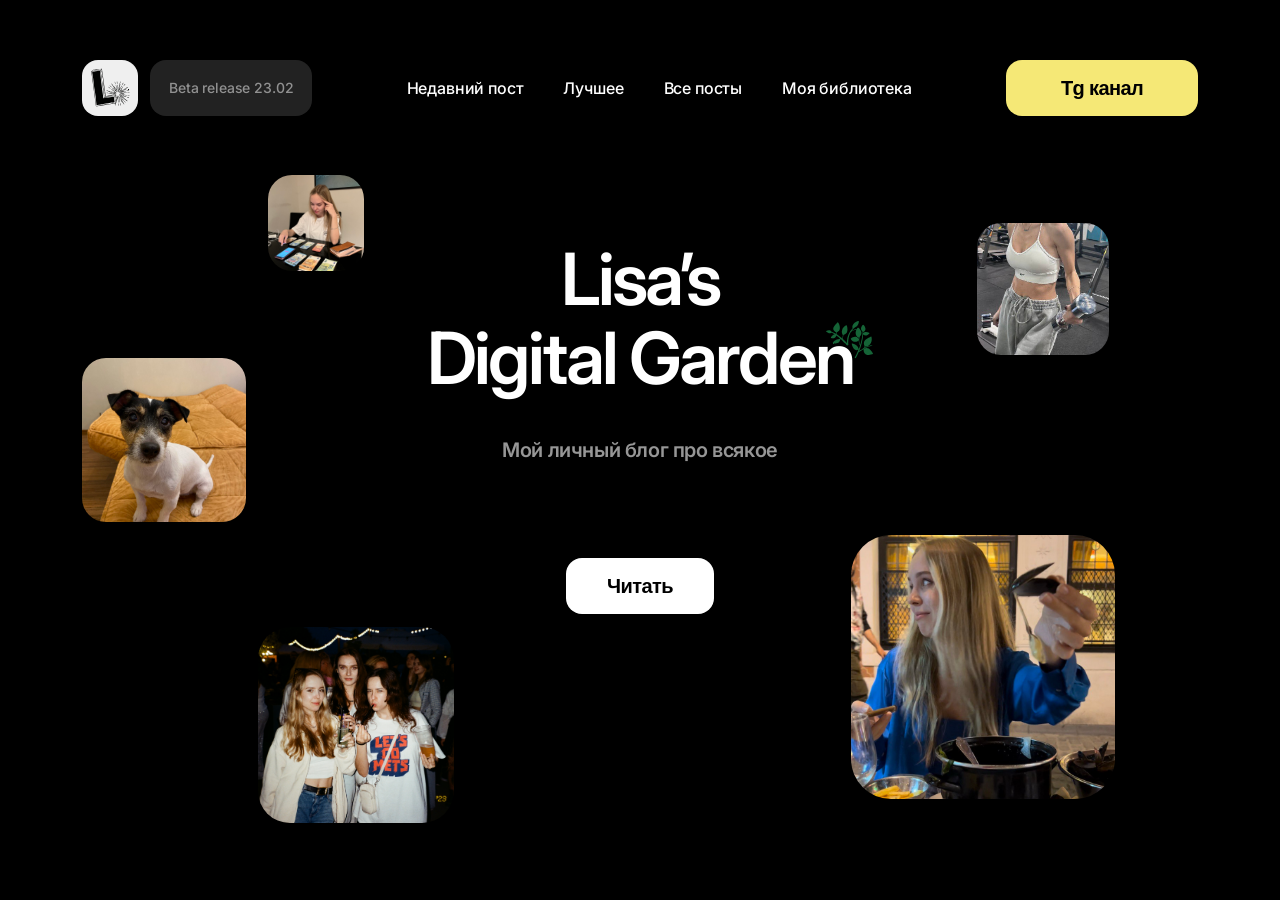
<file: index.html>
<!DOCTYPE html>
<html lang="ru">
<head>
  <meta charset="UTF-8">
  <meta name="viewport" content="width=device-width, initial-scale=1.0">
  <title>Lisa’s Digital Garden</title>
  <link rel="stylesheet" href="./general.css">
  <link rel="stylesheet" href="./styles.css">
  <link rel="icon" href="./pictures/logo.svg" type="image/svg+xml">
  <link rel="icon" href="./pictures/logo.svg" type="image/svg+xml" media="(prefers-color-scheme: dark)" style="filter: invert(1)">
  <link rel="preconnect" href="https://fonts.googleapis.com">
  <link rel="preconnect" href="https://fonts.gstatic.com" crossorigin>
  <link href="https://fonts.googleapis.com/css2?family=Inter:ital,opsz,wght@0,14..32,100..900;1,14..32,100..900&display=swap" rel="stylesheet">
</head>
<body class="body">
  <!-- Шапка сайта -->
  <header class="header">
      <!-- Иконка -->
      <div class="logo">
        <div class="logo_icon"> </div>
        
        <!-- Длинная иконка -->
        <div class="logo_label"><p class="logo_label_text">Beta release 23.02</p></div>
      </div>
      <!-- Горизонтальное меню -->
      <nav class="header__menu_wrapper">
        <ul class="header__menu">
          <li class="header__menu-item"><a class="header__menu-link" href="#recent">Недавний пост</a></li>
          <li class="header__menu-item"><a class="header__menu-link" href="#best">Лучшее</a></li>
          <li class="header__menu-item"><a class="header__menu-link" href="#all-posts">Все посты</a></li>
          <li class="header__menu-item"><a class="header__menu-link" href="#library">Моя библиотека</a></li>
        </ul>
      </nav>
      <!-- Кнопка "написать мне" -->
        <button type=button class="header__button header__button-text">Tg канал</button>
  </header>

  <!-- Секция cover -->
  <section class="cover">
    <div class="cover__content">
      <!-- Большая надпись -->
      <h1 class="cover__content-title">Lisa’s<br>Digital Garde<span class="cover__content-title-letter">n<svg class="leaves-svg" width="57" height="59" viewBox="0 0 57 59" fill="none" xmlns="http://www.w3.org/2000/svg">
        <path class="leaf_core" d="M40.4362 0.0163378C40.5287 -0.0115346 40.5688 0.000852591 40.6645 0.0194342C40.7478 0.0844698 40.7879 0.137118 40.8157 0.239317C40.9792 0.89277 40.7416 1.88069 40.5627 2.51866C40.0536 4.33656 39.2175 5.62489 37.5853 6.6159C36.7646 7.11761 35.9316 7.57905 35.188 8.20153C34.1945 9.03461 33.3769 10.0721 32.6889 11.1684C34.2593 10.0814 36.5486 9.27617 38.4615 9.31953C38.7855 8.77447 39.1743 8.02191 39.7605 7.7277C39.9734 7.62241 40.2079 7.60073 40.4331 7.67815C41.3741 8.00643 42.8489 10.4871 43.2716 11.3821C44.0676 13.0637 44.0429 14.925 42.9569 16.4642C42.5126 17.099 41.948 17.6936 41.6919 18.4369C41.4605 19.1182 41.3926 19.9018 41.3402 20.6171C41.1705 23.0699 41.4574 24.8476 42.5373 27.0526C42.6823 26.6035 42.8304 26.1514 42.96 25.6992C43.9288 22.243 44.5459 18.6537 44.947 15.0922C45.0488 14.2127 45.2647 13.0916 45.0519 12.2275C44.913 11.6577 44.0584 10.8649 43.7282 10.2579C43.2006 9.29785 43.287 8.26657 43.5894 7.25078C43.9288 6.09872 44.5335 4.77323 45.6226 4.17552C45.672 4.2003 45.7214 4.22197 45.7677 4.24985C46.974 4.92188 47.8719 6.54467 48.2298 7.83919C48.5229 8.89834 48.4797 9.91104 47.9274 10.8773C47.4862 11.6484 46.721 12.2988 45.8602 12.5341C45.8016 12.9182 45.8016 13.3084 45.7923 13.6955C46.4032 13.2495 47.119 12.8469 47.841 12.6085C49.2171 12.1563 51.2411 12.6704 52.4906 13.3332C52.6943 13.4415 52.9349 13.6088 52.9843 13.8503C53.0213 14.0238 52.9349 14.1755 52.8393 14.3118C52.2222 15.1975 50.4296 16.4363 49.3467 16.6066C47.9428 16.8265 46.8043 16.2845 45.6936 15.4886C45.743 16.7181 45.49 18.0653 45.3141 19.2855C45.1845 20.2083 45.0333 21.1281 44.8606 22.0417C44.6909 22.9584 44.4965 23.8689 44.2805 24.7763C44.0645 25.6806 43.827 26.5818 43.5709 27.4769C43.3117 28.3719 43.034 29.2607 42.7317 30.1433C42.2349 31.5958 41.6425 33.0049 41.0964 34.4388C41.6857 34.0516 42.1887 33.5376 42.778 33.1566C44.9099 31.7785 46.5513 31.2396 47.4862 28.663C46.9925 27.8516 46.6532 27.0309 46.5914 26.0708C46.4927 24.541 47.1437 22.9306 48.1434 21.7971C49.5534 20.196 51.4848 19.3288 53.3607 18.4307C53.842 18.1984 54.4653 17.8051 55.0021 17.7711C55.0515 17.8144 55.0978 17.8578 55.1379 17.9104C55.6531 18.6134 55.6068 21.0445 55.5143 21.924C55.2798 24.0795 54.2555 26.2567 52.5369 27.6224C51.2472 28.6475 49.6953 29.1616 48.0693 28.9727C47.7793 29.4651 47.5356 29.9978 47.2764 30.5088C47.2887 30.4995 47.3011 30.4871 47.3134 30.4778C47.335 30.4623 47.3566 30.4468 47.3782 30.4313C48.6432 29.493 53.9623 27.9166 55.5822 27.641C55.7457 27.6131 55.9246 27.5914 56.0511 27.7246C56.1314 27.8113 56.1252 27.8454 56.1128 27.9507C55.9833 28.1365 55.8382 28.2108 55.6284 28.2882C55.0052 28.5267 54.2678 28.632 53.6199 28.7961C52.7406 29.0222 51.8736 29.3195 51.022 29.6323C49.9792 30.0163 48.9178 30.422 47.9151 30.899C47.4584 31.1188 47.0234 31.379 46.5729 31.6113C47.696 31.3697 48.745 30.8897 49.9175 30.9175C51.599 30.9578 52.9473 31.9364 54.0673 33.1133C54.7584 33.841 57.057 36.5571 56.9983 37.4676C56.9922 37.576 56.9459 37.6565 56.8595 37.7308C56.3319 38.1582 53.1694 38.7311 52.3703 38.8054C51.8612 38.8519 51.3151 38.8581 50.806 38.7838C50.7196 38.7745 50.6333 38.759 50.55 38.7435C50.4636 38.7249 50.3772 38.7063 50.2939 38.6878C50.2106 38.6661 50.1273 38.6413 50.044 38.6196C49.9607 38.5917 49.8773 38.567 49.794 38.536C49.7138 38.5081 49.6305 38.4772 49.5503 38.4431C49.4701 38.409 49.3929 38.375 49.3127 38.3378C49.2356 38.3006 49.1585 38.2635 49.0813 38.2201C49.0042 38.1799 48.9271 38.1365 48.853 38.0931C48.779 38.0467 48.7049 38.0002 48.6339 37.9507C48.5599 37.9042 48.4889 37.8547 48.4211 37.802C48.3501 37.7494 48.2822 37.6967 48.2174 37.641C48.1496 37.5852 48.0848 37.5264 48.02 37.4676C47.9552 37.4087 47.8935 37.3499 47.8318 37.2879C47.7701 37.226 47.7114 37.161 47.6528 37.099C47.5942 37.0309 47.5387 36.9659 47.4831 36.8977C47.4276 36.8296 47.3751 36.7615 47.3258 36.6902C46.3508 35.374 46.1441 33.8844 46.3786 32.2988C46.1688 32.3514 45.9497 32.3979 45.7491 32.4784C45.2678 32.6704 44.7865 33.0111 44.3422 33.2774C43.0711 34.0454 41.8338 34.8754 40.5627 35.6404C40.2171 36.3681 39.9363 37.13 39.6124 37.8671C38.9176 39.4415 38.1586 41.0708 37.274 42.5639C36.897 42.2721 36.5054 42.0789 36.0368 41.8894C36.15 41.7364 36.2527 41.5744 36.3515 41.3997C36.5431 41.0603 36.723 40.6788 36.8387 40.2678C37.2462 39.5602 37.6368 38.8429 38.008 38.1148C38.6066 36.9473 39.1558 35.7581 39.6587 34.5441C39.8068 34.1972 40.0351 33.3858 40.3282 33.169C40.3097 33.0575 40.2942 32.9925 40.2325 32.8996C39.9333 32.9584 39.6587 33.0916 39.3594 33.1504C38.2055 33.3765 37.0947 33.008 36.1383 32.3638C34.7468 31.4285 33.8798 29.6726 33.3275 28.1396C33.164 27.61 32.6272 26.1018 32.8555 25.6497C33.0375 25.5382 33.2596 25.597 33.454 25.6466C34.0372 25.7983 34.6234 26.012 35.188 26.2164C37.2737 26.9628 38.767 27.8516 39.9178 29.8212C40.3374 30.5397 40.5874 31.4131 40.6861 32.2368C41.2569 30.8122 41.8863 29.304 42.2627 27.8175C41.1273 25.9965 40.7385 24.0547 40.6398 21.9364C39.6093 22.9987 38.4492 23.776 36.9189 23.7915C35.3392 23.8101 33.7656 23.0173 32.658 21.921C32.2538 21.5214 31.6398 20.837 31.6275 20.2424C31.6244 20.0783 31.6769 20.0225 31.791 19.911C33.0036 18.7249 34.9381 17.8825 36.6412 17.9352C37.8321 17.9724 39.0385 18.3595 39.8623 19.2545C40.0258 19.4341 40.1801 19.6199 40.3251 19.8181C40.4701 20.0132 40.6028 20.2176 40.7231 20.4282C40.7601 19.9172 40.8527 19.4155 40.8928 18.9076C39.7944 18.6816 38.6004 17.6193 38.0018 16.6964C37.0731 15.2687 37.0608 13.5654 37.4064 11.9457C37.4866 11.5803 37.5853 11.2056 37.7211 10.8556C37.8044 10.6357 38.0358 10.3198 38.008 10.0938C37.8969 10.0535 37.9555 10.0628 37.829 10.0783C36.0025 10.2053 34.139 11.0197 32.6395 12.0417C32.3124 12.2647 31.9422 12.5001 31.683 12.8036C31.3467 13.1938 31.1184 13.8101 30.8963 14.2746C29.1284 17.9817 28.4496 23.0854 28.9 27.1703C28.9093 27.2291 28.9155 27.2848 28.9247 27.3437C28.9334 27.3514 28.9423 27.3592 28.9513 27.3669C28.8047 27.3836 28.6606 27.4072 28.5196 27.4357C28.241 27.4917 27.9747 27.7147 27.7159 27.8386C27.3833 27.6125 27.0362 27.4236 26.6771 27.2756C26.4071 26.8414 26.1421 26.2969 25.8431 26.0092C25.4192 25.6013 24.754 25.3192 24.4658 25.0851C24.504 25.0907 24.5423 25.0962 24.5806 25.1015C23.6025 23.8534 21.2114 21.252 19.9649 20.3911C19.7489 20.4995 19.5607 21.6298 19.4589 21.9086C19.1935 22.6116 18.8233 23.3486 18.3142 23.9092C17.3207 24.9993 15.6793 25.5351 14.2415 25.5908C13.717 25.6094 11.5573 25.4948 11.2457 25.0922C11.1747 25.0024 11.1562 24.9498 11.1747 24.8383C11.2704 24.2529 12.6989 23.008 13.2018 22.6549C14.4668 21.7661 17.4657 20.388 19.0269 20.6667C19.1411 20.4004 19.2707 20.1464 19.3972 19.8894C18.8048 19.3257 18.1569 18.824 17.5274 18.3068C16.7438 17.6596 15.9755 16.9813 15.1085 16.4456C15.1054 16.4765 15.1054 16.5075 15.0993 16.5354C15.0005 17.4118 14.5902 18.1427 13.9022 18.6847C12.7853 19.5611 11.3413 19.7159 9.97759 19.5518C9.6382 19.5115 9.13221 19.4744 8.91006 19.1895C8.89155 19.1182 8.87921 19.0563 8.89155 18.982C9.0489 18.1582 10.7304 16.3 11.4802 15.82C12.2422 15.3307 12.7791 15.2966 13.6584 15.4855C12.9673 14.9621 10.5237 13.5933 9.6814 13.3208C9.26179 13.6057 8.80516 13.8194 8.29916 13.8937C6.78734 14.1167 5.0472 13.0606 3.88402 12.1873C3.69273 12.0448 3.52613 11.9117 3.49219 11.6639C3.52613 11.5307 3.60635 11.4626 3.71433 11.3883C4.67079 10.7317 6.45412 10.4499 7.58644 10.6605C8.53982 10.8339 9.26179 11.3852 9.80481 12.1749C11.5264 12.72 13.3314 13.5499 14.8401 14.5441C14.7938 13.9897 14.874 13.4694 14.7568 12.9182C14.1027 12.5187 13.4363 11.9829 12.9179 11.4131C12.2392 10.676 11.6159 9.61993 11.6745 8.58246C11.7763 6.72739 13.8744 4.52238 15.0468 3.1876C15.4911 2.6797 15.9416 2.09128 16.4537 1.65462C16.571 1.55242 16.6913 1.49048 16.8518 1.52454C17.3115 1.62365 17.9964 2.83764 18.197 3.27122C19.0393 5.08912 19.6008 8.04978 18.8788 9.98227C18.308 11.506 16.8487 12.3545 15.4479 12.9894C15.4819 13.6614 15.5158 14.222 15.377 14.8909C16.8672 16.0027 18.4222 17.0278 19.8877 18.1768C20.6807 18.7992 21.4119 19.5022 22.1863 20.1464C22.174 18.6939 22.3591 17.3313 22.7077 15.9253C22.4393 15.755 22.3221 15.566 22.174 15.2904C21.3348 13.7079 21.2669 11.8683 21.7976 10.1743C22.4023 8.25108 23.8648 6.73049 25.4537 5.55675C25.7561 5.33377 26.08 5.05815 26.4194 4.89711C26.5644 4.82588 26.6848 4.79181 26.8421 4.84755C27.1383 5.08912 27.2432 5.43907 27.345 5.79522C27.8973 7.74628 28.249 11.2737 27.2278 13.0575C26.441 14.4295 24.8366 15.4453 23.3402 15.8355C22.8404 17.3406 22.7725 19.1058 22.7602 20.676C22.8774 20.7131 23.2168 21.1219 23.331 21.2334C24.7225 22.6054 26.0461 23.9556 27.2741 25.4793C27.2525 24.8692 27.2278 24.2591 27.2432 23.649C27.3851 17.8392 29.6004 12.2709 33.8088 8.2325C33.6515 7.75248 33.5126 7.23839 33.4695 6.73359C33.3615 5.37094 34.0927 4.02687 34.9566 3.02965C36.0889 1.71965 38.6868 0.130924 40.4362 0.0163378Z" fill="#156437"/>
        <path class="leaf_frame-1" d="M4.96094 12.178C5.0319 12.178 5.10286 12.1842 5.17074 12.1904C5.73227 12.2431 8.64176 12.6859 8.89167 12.9801L8.78368 13.0916C7.29346 13.5345 6.24753 12.8563 4.96094 12.178Z" fill="#339F61"/>
        <path class="leaf_frame-3" d="M6.44183 11.2118C6.54673 11.2025 6.65472 11.1994 6.76271 11.1994C6.8707 11.1994 6.97868 11.2056 7.08667 11.2149C7.19465 11.2273 7.29956 11.2397 7.40446 11.2613C7.51244 11.2799 7.61735 11.3047 7.71917 11.3326C8.03387 11.4224 8.7651 11.6918 8.90702 11.9953C8.94096 12.0696 8.90703 12.113 8.88543 12.1873C8.76202 12.2462 8.04621 11.9953 7.84875 11.952C6.8275 11.8064 5.81242 11.6608 4.78809 11.5432C5.33111 11.3759 5.87721 11.2768 6.44183 11.2118Z" fill="#339F61"/>
        <path class="leaf_frame-1" d="M34.8711 26.7863C35.7535 26.9752 36.7038 27.4614 37.4381 27.9786C38.7494 28.9015 39.7398 30.2703 40.0205 31.8622C38.808 30.6296 37.6078 29.3784 36.3767 28.1675C35.8954 27.6937 35.3216 27.288 34.8711 26.7863Z" fill="#339F61"/>
        <path class="leaf_frame-1" d="M12.6036 16.0275C13.0078 16.0213 13.3966 16.0461 13.7977 16.0864C12.977 16.6624 12.0915 17.1362 11.2708 17.7092C11.098 17.833 10.9653 17.9414 10.9283 18.1582C10.9622 18.214 10.9838 18.2325 11.0517 18.2511C11.7366 18.4307 13.3842 17.0309 14.0969 16.7058C14.208 16.6562 14.2666 16.6376 14.3839 16.681C14.424 16.8482 14.3407 17.0031 14.2821 17.161C14.0321 17.6224 13.7668 18.0158 13.3349 18.3285C12.2673 19.0935 10.9067 19.0439 9.67871 18.8333C9.72191 18.7559 9.76511 18.6754 9.81139 18.598C10.4038 17.5915 11.4281 16.331 12.6036 16.0275Z" fill="#339F61"/>
        <path class="leaf_frame-1" d="M17.8214 21.314L17.8677 21.3264L17.8523 21.41C17.5653 21.6825 17.2259 21.9117 16.9081 22.144C15.6771 23.0452 14.8008 23.4818 13.4001 24.0486C13.3415 24.1601 13.3322 24.1694 13.3507 24.2932C13.4649 24.414 13.5883 24.445 13.7518 24.4574C15.1063 24.5596 17.9726 22.1811 19.0524 21.2706C18.892 21.6732 18.71 22.0573 18.5156 22.4444C18.025 23.3611 17.3617 23.9866 16.4176 24.4171C15.1433 24.9962 13.3168 25.1573 11.9932 24.6525C12.4498 24.1322 12.9404 23.6429 13.4957 23.2279C14.5818 22.4196 16.4577 21.5246 17.8214 21.314Z" fill="#339F61"/>
        <path class="leaf_frame-3" d="M48.7023 13.1319C49.7544 12.943 51.331 13.4757 52.2566 13.9619C51.655 14.86 50.4239 15.6373 49.3842 15.9067C48.3012 16.1855 47.3664 15.8355 46.4377 15.2812L46.0859 14.9962C46.5395 14.8662 46.9838 14.7857 47.4497 14.7392C47.9587 14.6896 49.6495 14.7733 49.9735 14.5658C50.0414 14.5224 50.0352 14.4822 50.0537 14.4109C50.0136 14.287 49.9426 14.2251 49.8531 14.1353C48.8843 13.8473 47.1843 14.095 46.1939 14.2623C46.9036 13.6026 47.7613 13.2713 48.7023 13.1319Z" fill="#339F61"/>
        <path class="leaf_frame-1" d="M33.4727 26.4084C33.4881 26.4177 33.5066 26.4239 33.522 26.4332C33.9139 26.6717 34.2841 27.065 34.6297 27.3685C36.0644 28.6259 37.3417 29.973 38.6622 31.345C38.8998 31.5927 39.631 32.1718 39.6896 32.4908C38.6468 32.7107 37.6749 32.5806 36.7555 32.0263C34.9444 30.93 33.9601 28.3781 33.4727 26.4084Z" fill="#339F61"/>
        <path class="leaf_frame-4" d="M45.5679 4.90021C45.8856 4.99621 46.2682 5.45456 46.4719 5.7178C47.2309 6.69953 47.9868 8.28206 47.7862 9.56419C47.6289 10.5769 46.9131 11.2118 46.1417 11.7878C46.4256 9.87698 46.3639 8.28206 45.9196 6.39293C45.9011 6.28144 45.8733 6.19473 45.8239 6.08943C45.7098 6.02439 45.7067 6.0151 45.5771 6.03369C45.4321 6.16066 45.3611 6.33099 45.3611 6.5261C45.3611 6.73669 45.4228 6.95967 45.4537 7.17026C45.5277 7.69364 45.5925 8.23251 45.6419 8.76208C45.7314 9.73452 45.6203 10.741 45.5617 11.7135C44.9107 10.8494 44.0622 9.93582 44.0098 8.80234C43.9388 7.39634 44.6515 5.9222 45.5679 4.90021Z" fill="#339F61"/>
        <path class="leaf_frame-4" d="M40.0908 0.688385L40.1957 0.719354C40.3284 1.08479 40.0445 2.06342 39.9427 2.46603C39.2763 5.13249 37.1566 6.15447 34.9969 7.45519C35.4011 6.70263 35.8299 5.93459 36.3236 5.23468C36.7031 4.69272 38.4278 2.89031 38.4402 2.40099C38.3939 2.30808 38.3754 2.27711 38.2643 2.25543C38.1008 2.22446 37.9804 2.30808 37.8447 2.3917C36.3915 3.73267 35.1944 5.78904 34.2194 7.49854C34.0158 6.3279 34.1423 5.43598 34.7377 4.39851C35.7991 2.54964 38.0946 1.23654 40.0908 0.688385Z" fill="#339F61"/>
        <path class="leaf_frame-2" d="M36.0497 18.6042C36.386 18.5268 36.8951 18.567 37.2406 18.6166C38.2742 18.7683 39.1998 19.2298 39.8354 20.0752C38.2403 19.9359 36.6143 20.2053 35.0778 20.6296C34.8402 20.6946 34.6181 20.7782 34.4916 21.0012C34.4916 21.0817 34.4669 21.1251 34.5317 21.1808C34.6489 21.2799 34.8032 21.2892 34.9513 21.2799C35.3956 21.2583 35.8522 21.1003 36.2872 21.0043C36.9753 20.8526 37.6849 20.7225 38.3853 20.6698C38.8944 20.6296 39.8261 20.5305 40.2365 20.8928C40.2488 20.9021 40.2581 20.9114 40.2673 20.9207L40.4586 21.2428C40.2087 21.5246 39.9557 21.8033 39.6688 22.0511C38.7771 22.8191 37.6849 23.2372 36.5001 23.1319C35.2567 23.0235 33.9547 22.3081 33.0877 21.4224C32.7761 21.1065 32.52 20.738 32.2393 20.3973C33.1834 19.3289 34.6767 18.7993 36.0497 18.6042Z" fill="#339F61"/>
        <path class="leaf_frame-2" d="M26.5649 5.57227C26.6389 5.66208 26.6698 5.74879 26.7099 5.85718C27.3115 7.52024 27.4905 11.0136 26.7191 12.5961C26.1144 13.8411 24.7353 14.6958 23.4764 15.1418C24.0688 13.2867 24.7661 11.4905 25.4788 9.6788C25.7133 9.08419 26.2471 8.25421 26.3211 7.63792C26.3396 7.47998 26.3026 7.39636 26.2039 7.27558C26.065 7.21674 26.0095 7.23222 25.8645 7.26319C24.9636 9.15232 24.1706 11.0879 23.4888 13.0699C23.2574 13.7513 23.0753 14.445 22.847 15.1263C22.1312 13.8194 21.9091 12.593 22.2145 11.1158C22.7205 8.66301 24.5409 6.89156 26.5649 5.57227Z" fill="#339F61"/>
        <path class="leaf_frame-3" d="M39.9711 8.15201C40.0544 8.17059 40.1284 8.19537 40.2025 8.23872C41.2823 8.89218 42.7325 11.4719 43.0379 12.6735C43.6704 15.1573 42.1956 16.1916 41.0479 18.1303C40.474 15.8572 40.0698 13.0545 40.3629 10.7194C40.2457 10.6296 40.1624 10.5738 40.0204 10.5274C39.8569 10.5614 39.8137 10.6141 39.6872 10.7225C39.6286 13.169 39.6193 15.7302 40.4246 18.0715C40.1747 17.9104 39.9186 17.7494 39.6811 17.5729C38.7801 16.8977 38.0736 15.8789 37.907 14.7516C37.5491 12.3174 38.5703 10.069 39.9711 8.15201Z" fill="#339F61"/>
        <path class="leaf_frame-3" d="M16.72 2.20279C17.2476 2.66114 17.5747 3.34246 17.8308 3.98043C18.4664 5.55987 18.923 8.28826 18.2288 9.88628C17.7197 11.0662 16.5102 11.8312 15.3656 12.2895C15.4705 10.7379 15.816 9.12134 16.2048 7.61933C16.393 6.90084 16.6182 6.18854 16.791 5.46386C16.8465 5.2223 16.9422 4.85376 16.7632 4.64317C16.6799 4.54717 16.6213 4.55027 16.5041 4.54407C16.3683 4.62149 16.3282 4.77634 16.2727 4.9157C15.6463 7.29415 14.8442 9.62924 14.8071 12.1192C14.6035 11.9798 14.406 11.8343 14.2117 11.6825C13.3786 11.0383 12.4222 10.0164 12.3049 8.91385C12.0982 6.95039 15.5044 3.70171 16.72 2.20279Z" fill="#339F61"/>
        <path class="leaf_frame-1" d="M49.5291 31.5803C49.921 31.5153 50.3683 31.5772 50.7509 31.6856C53.2377 32.3886 55.1136 35.1635 56.3107 37.3344C55.5055 37.511 54.7218 37.7587 53.9196 37.9383C52.1918 38.3317 50.5134 38.4277 48.9676 37.4335C47.8137 36.6903 47.2028 35.3648 46.9127 34.0641C46.7924 33.4509 46.8233 32.8996 46.9374 32.2895C47.4527 32.7572 48.0296 33.1815 48.5758 33.615C49.4335 34.2933 50.285 34.9808 51.1983 35.5816C51.7074 35.916 53.2809 36.9752 53.8178 36.8203C53.9504 36.7832 53.9967 36.7336 54.0708 36.6221C54.043 36.4797 53.9936 36.4116 53.8733 36.3248C53.5185 36.074 53.068 35.9222 52.6854 35.7116C51.9758 35.3183 51.2723 34.8631 50.6059 34.3985C49.5353 33.6522 48.5943 32.7479 47.5237 32.0108C48.1993 31.8126 48.8226 31.6392 49.5291 31.5803Z" fill="#339F61"/>
        <path class="leaf_frame-2" d="M54.6852 18.4865C54.932 18.7621 54.9259 19.8058 54.9382 20.1681C55.0092 22.5342 54.4538 24.7454 52.8 26.4952C51.5937 27.7711 50.0633 28.4183 48.3232 28.471C48.5176 27.9662 48.7428 27.4769 48.9958 27.003C49.2488 26.5261 49.5296 26.0678 49.8412 25.6249C50.4305 24.7825 51.0877 23.9557 51.7665 23.1845C52.3897 22.4722 53.0901 21.7723 53.6177 20.9857C53.7473 20.7937 53.8583 20.6234 53.846 20.3849C53.7596 20.2579 53.7349 20.2703 53.5806 20.2301C51.461 22.5187 48.9896 25.0829 47.7894 28.0003C47.2433 26.7739 47.0706 25.6714 47.4408 24.3583C48.0517 22.1749 49.9338 20.7937 51.8744 19.8367C52.8031 19.3784 53.7781 18.9944 54.6852 18.4865Z" fill="#339F61"/>
        </svg>
        </span></h1>
      <!-- Поменьше надпись -->
      <h2 class="cover__content-subtitle">Мой личный блог про всякое</h2>
      <!-- Кнопка "Читать" -->
      <button class="cover__button" type="button">Читать</button>
    </div>

    <!-- Блок с фото, которые "летают" вокруг -->
    <div class="cover-photos">
      <img src="./pictures/money.jpeg" alt="Фото меня с деньгами на столе" class="cover-photo cover-photo_money" id="cover-photo_money">
      <img src="./pictures/garlic.jpeg" alt="Фото собаки" class="cover-photo cover-photo_garlic" id="cover-photo_garlic">
      <img src="./pictures/friends.JPG" alt="Фото друзей" class="cover-photo cover-photo_friends" id="cover-photo_friends">
      <img src="./pictures/gym.jpeg" alt="Фото с гантелей" class="cover-photo cover-photo_gym" id="cover-photo_gym">
      <img src="./pictures/food.jpeg" alt="Фото как я ем мидии" class="cover-photo cover-photo_food" id="cover-photo_food">
    </div>
  </section>
</body>
</html>
</file>
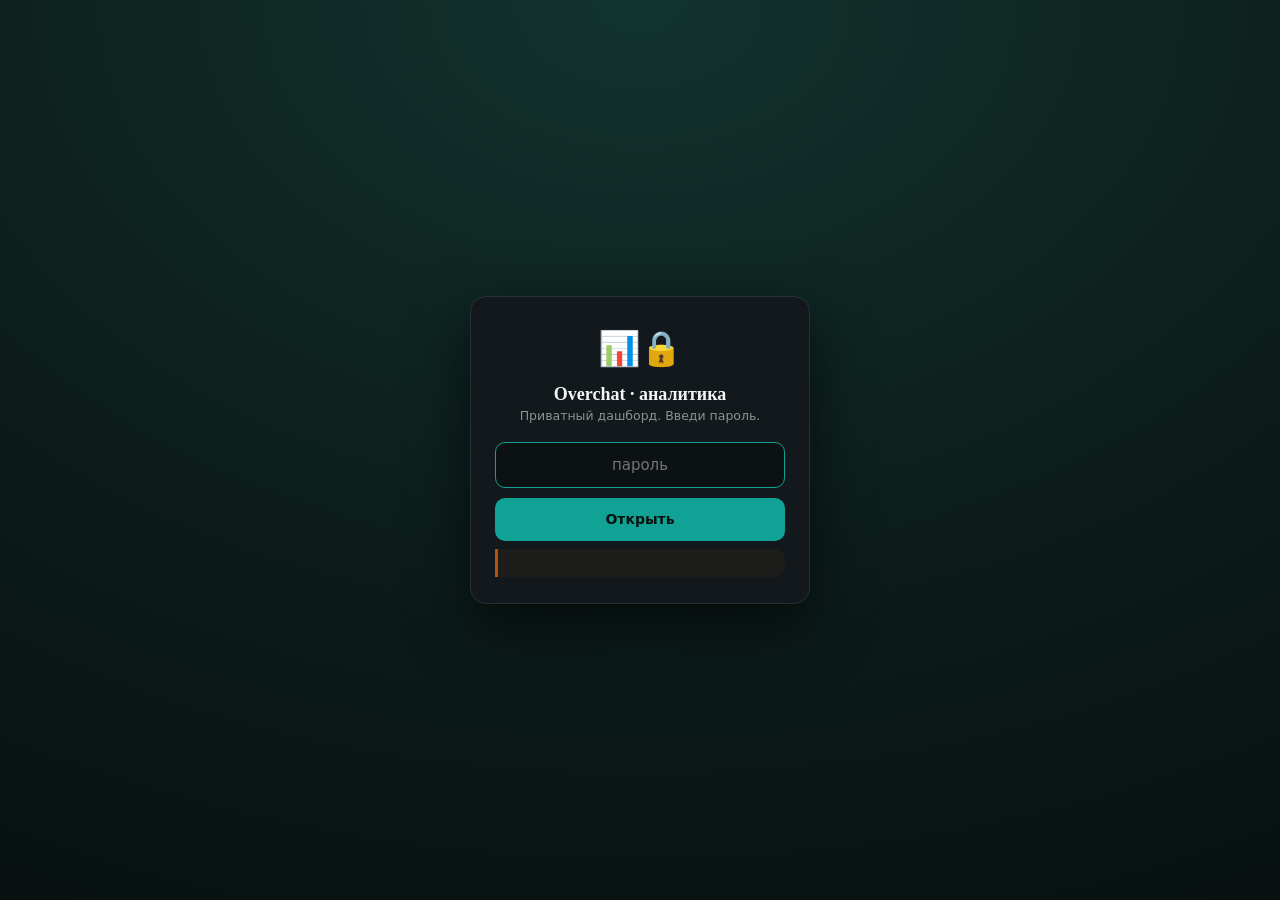
<file: dashboard/index.html>
<!doctype html>
<html lang="ru">
<head>
<meta charset="utf-8">
<meta name="viewport" content="width=device-width, initial-scale=1">
<title>Overchat · Дневной монитор воронки</title>
<style>
  :root{
    --surface:#FBFBF9; --card:#FFFFFF; --border:#E6E8E3; --border-soft:#EFF1EC; --grid:#EDEEE9;
    --ink:#1A2320; --ink-2:#5A6662; --ink-3:#8B948F;
    --teal:#0D9488; --violet:#7B68C8; --amber:#B45309; --amber-line:#D97706;
    --band:#B4530910; --good:#15803D; --bad:#B91C1C;
  }
  @media (prefers-color-scheme:dark){:root{
    --surface:#14181B; --card:#1C2126; --border:#2A3138; --border-soft:#232A30; --grid:#262D33;
    --ink:#E8ECEA; --ink-2:#96A19C; --ink-3:#6A756F;
    --teal:#10A395; --violet:#8F7BDF; --amber:#E8A33D; --amber-line:#E8A33D;
    --band:#E8A33D14; --good:#4ADE80; --bad:#F87171;
  }}
  *{box-sizing:border-box}
  body{margin:0; background:var(--surface); color:var(--ink);
    font:14px/1.5 system-ui,-apple-system,"Segoe UI",Roboto,sans-serif; -webkit-font-smoothing:antialiased}
  .wrap{max-width:960px; margin:0 auto; padding:36px 22px 64px; display:flex; flex-direction:column; gap:24px}
  .eyebrow{font-size:11px; letter-spacing:.14em; text-transform:uppercase; color:var(--ink-3); font-weight:600}
  h1{font-family:ui-serif,Georgia,serif; font-weight:600; font-size:28px; margin:6px 0 0; letter-spacing:-.01em}
  .sub{color:var(--ink-2); margin-top:6px; max-width:72ch; font-size:13.5px}
  .stamp{font-size:12px; color:var(--ink-3); margin-top:5px}
  .num{font-variant-numeric:tabular-nums}
  .controls{display:flex; gap:10px; align-items:center; flex-wrap:wrap; background:var(--card);
    border:1px solid var(--border); border-radius:12px; padding:10px 14px; position:sticky; top:8px; z-index:5}
  .controls label{font-size:12.5px; color:var(--ink-2); display:flex; gap:6px; align-items:center}
  .controls input[type=date]{font:inherit; font-size:12.5px; color:var(--ink); background:var(--surface);
    border:1px solid var(--border); border-radius:7px; padding:4px 7px}
  .chip{font:inherit; font-size:12px; font-weight:600; color:var(--ink-2); background:var(--surface);
    border:1px solid var(--border); border-radius:99px; padding:4px 11px; cursor:pointer}
  .chip:hover{color:var(--ink)}
  .chip.on{color:var(--surface); background:var(--ink); border-color:var(--ink)}
  .controls .days{margin-left:auto; font-size:12px; color:var(--ink-3)}
  .alert{border-left:3px solid var(--amber); background:var(--band); border-radius:0 10px 10px 0; padding:12px 16px}
  .alert h3{margin:0 0 3px; font-size:13.5px; color:var(--amber)}
  .alert p{margin:0; font-size:13px; color:var(--ink-2)}
  .alert b{color:var(--ink)}
  .err{border-left:3px solid var(--amber); background:var(--band); border-radius:0 10px 10px 0; padding:14px 18px; font-size:13.5px; color:var(--ink-2)}
  .block{display:flex; flex-direction:column; gap:12px}
  .sec{display:flex; gap:9px; align-items:baseline; flex-wrap:wrap}
  .sec b{font-size:12px; letter-spacing:.1em; text-transform:uppercase; color:var(--ink); font-weight:700}
  .sec span{font-size:12.5px; color:var(--ink-3)}
  .kpis{display:grid; grid-template-columns:repeat(auto-fit,minmax(168px,1fr)); gap:10px}
  .kpi{background:var(--card); border:1px solid var(--border); border-radius:12px; padding:12px 14px}
  .kpi.hero{border-color:var(--teal)}
  .kpi .l{font-size:10.5px; text-transform:uppercase; letter-spacing:.07em; color:var(--ink-3); font-weight:600}
  .kpi .v{font-size:26px; font-weight:660; margin-top:3px; letter-spacing:-.01em; line-height:1.1}
  .kpi.hero .v{color:var(--teal)}
  .kpi .s{font-size:11.5px; color:var(--ink-2); margin-top:2px}
  .kpi .d{font-size:11.5px; margin-top:5px; line-height:1.45}
  .kpi .d .lbl{color:var(--ink-3)}
  .up{color:var(--good); font-weight:600} .down{color:var(--bad); font-weight:600} .flat{color:var(--ink-3)}
  .card{background:var(--card); border:1px solid var(--border); border-radius:12px; padding:13px 17px 8px}
  .chead{display:flex; justify-content:space-between; align-items:baseline; margin-bottom:2px; gap:10px; flex-wrap:wrap}
  .chead .t{font-size:13.5px; font-weight:650}
  .chead .t .step{color:var(--ink-3); font-weight:500}
  .chead .now{font-size:12px; color:var(--ink-3); white-space:nowrap}
  .chead .now b{color:var(--ink); font-size:15px}
  .legend{display:flex; gap:14px; font-size:11.5px; color:var(--ink-2)}
  .legend i{display:inline-block; width:14px; height:3px; border-radius:2px; vertical-align:middle; margin-right:5px}
  svg{display:block; width:100%; overflow:visible}
  .stats{display:grid; grid-template-columns:repeat(auto-fit,minmax(150px,1fr)); gap:10px}
  .stat{background:var(--card); border:1px solid var(--border); border-radius:12px; padding:13px 15px}
  .stat .l{font-size:11px; text-transform:uppercase; letter-spacing:.07em; color:var(--ink-3); font-weight:600; line-height:1.35}
  .stat .v{font-size:23px; font-weight:650; margin-top:4px; letter-spacing:-.01em}
  .stat .s{font-size:12px; color:var(--ink-2); margin-top:2px}
  .stat .p{font-size:11.5px; color:var(--ink-3); margin-top:3px}
  .stat.hero{border-color:var(--teal)}
  .stat.hero .v{color:var(--teal)}
  table{width:100%; border-collapse:collapse; font-size:12px}
  th{font-size:10px; text-transform:uppercase; letter-spacing:.05em; color:var(--ink-3); text-align:right; font-weight:600; padding:5px 6px; border-bottom:1px solid var(--border); white-space:nowrap}
  th:first-child{text-align:left}
  td{padding:4px 6px; border-bottom:1px solid var(--border-soft); color:var(--ink-2); text-align:right; white-space:nowrap}
  td:first-child{text-align:left; color:var(--ink)}
  th.sep,td.sep{border-left:1px solid var(--border)}
  th.key{color:var(--amber)} td.key{color:var(--ink)}
  tr.dip td{background:var(--band)}
  .foot{font-size:12px; color:var(--ink-3); line-height:1.6; border-top:1px solid var(--border); padding-top:14px}
  .tip{position:fixed; z-index:9; pointer-events:none; background:var(--ink); color:var(--surface);
       font-size:12px; padding:7px 9px; border-radius:7px; opacity:0; transition:opacity .1s; white-space:nowrap; line-height:1.55}
  details{font-size:13px} summary{cursor:pointer; color:var(--ink-2); font-weight:600; padding:4px 0}
</style>
<script src="gate.js"></script>
</head>
<body>
<div class="wrap" id="app">
  <header>
    <div class="eyebrow">Overchat · Дневной монитор конверсий</div>
    <h1>Воронка и покупки по суткам</h1>
    <div class="sub">Когорта по дню первого визита лендинга: лендинг → продукт → регистрация → пейволл → покупка. Покупка = составной признак (однораз + подписка + карта всех эпох), тест-юзеры/стейдж исключены, флуд вычищен. Деньги-истина — Stripe; здесь поведение и конверсии.</div>
    <div class="stamp" id="stamp">загрузка данных…</div>
    <div style="margin-top:8px; font-size:13px; display:flex; gap:16px"><a href="widgets.html" style="color:var(--teal); text-decoration:none; font-weight:600">Виджеты за неделю →</a><a href="hypotheses.html" style="color:var(--teal); text-decoration:none; font-weight:600">Гипотезы и эксперименты →</a></div>
  </header>

  <div class="controls" id="controls" hidden>
    <label>с <input type="date" id="f_from"></label>
    <label>по <input type="date" id="f_to"></label>
    <button class="chip" data-days="7">7д</button>
    <button class="chip" data-days="14">14д</button>
    <button class="chip" data-days="30">30д</button>
    <button class="chip" data-days="90">90д</button>
    <button class="chip" data-days="180">180д</button>
    <button class="chip" data-days="0">Всё</button>
    <span class="days" id="f_info"></span>
  </div>

  <section class="block" id="blk_kpi" hidden>
    <div class="sec"><b id="kpi_title">Вчера</b><span>— последний зрелый день; сравнение с предыдущим днём и средним за 7 дней до него.</span></div>
    <div class="kpis" id="kpis"></div>
  </section>

  <div id="banner"></div>
  <div id="error"></div>

  <section class="block" id="blk_money" hidden>
    <div class="sec"><b>Деньги</b><span>— покупки, конверсии в покупку, апгрейды однораз → подписка.</span></div>
    <div class="card" id="m_buys"></div>
    <div class="card" id="m_landbuy"></div>
    <div class="card" id="m_paybuy"></div>
    <div class="card" id="m_upg"></div>
    <div class="card" id="m_upg7"></div>
  </section>

  <section class="block" id="blk_steps" hidden>
    <div class="sec"><b>Воронка по шагам</b><span>— каждый график = один переход. Здесь видно, ГДЕ теряем.</span></div>
    <div class="card" id="s_lp"></div>
    <div class="card" id="s_pp"></div>
    <div class="card" id="s_rp"></div>
    <div class="card" id="s_pb"></div>
    <div class="card" id="s_pr"></div>
  </section>

  <section class="block" id="blk_thru" hidden>
    <div class="sec"><b>Сквозные</b><span>— здоровье целиком + объём трафика.</span></div>
    <div class="card" id="c_reg"></div>
    <div class="card" id="c_vol"></div>
  </section>

  <section class="block" id="blk_purch" hidden>
    <div class="sec"><b>Покупки и апгрейды за период</b><span id="purch_win"></span></div>
    <div class="stats" id="stats"></div>
  </section>

  <details open id="blk_tbl" hidden>
    <summary>Таблица по дням</summary>
    <div style="overflow-x:auto; margin-top:8px">
      <table id="tbl"><thead><tr>
        <th>День</th><th>Лендинг</th><th>Продукт</th><th>Рега</th><th>Пейволл</th><th>Покупка</th>
        <th>Однораз</th><th>Подписка</th><th>Апгр</th>
        <th class="sep">Л→Прод</th><th>Прод→Рега</th><th>Рега→Пейв</th><th>Пейв→Куп</th><th>Л→Куп</th>
      </tr></thead><tbody></tbody></table>
    </div>
  </details>

  <div class="foot" id="foot" hidden>
    <b>Методология.</b> Период — фильтром сверху; под него подстраивается всё, KPI-строка всегда показывает последний зрелый день.
    Покупка в воронке = составной признак (плоские события + Apple/Google-канон + карта-universal), поэтому работает на всей истории;
    разбивка однораз/подписка до июня частичная (карту тех времён нельзя классифицировать — только Apple).
    <b>Апгрейды</b> = первый переход юзера однораз → подписка (день засчитывается дню подписки).
    <b>Onetime→подписка ≤7д</b> — когортная: из купивших первую одноразку в день D, доля оформивших подписку за 7 дней; линия
    обрывается за 8 дней до конца данных (когорты не дозрели). Повтор/апгрейд за период — floor: хвост не дозрел.
    Рег-попап — справочная линия (трекинг ломался 09–16.07 и недосчитывает до сих пор; в истории он же — `get stars view`).
    Аномалии данных подсвечены полосами (см. баннер). Выходные (○) обычно конвертят выше — сравнивай одинаковые дни недели.
    Деньги-истина — Stripe: реньюалы и точные суммы тут не видны.
  </div>
</div>
<div class="tip" id="tip"></div>

<script>
"use strict";
const $=id=>document.getElementById(id);
const fmt=n=>n==null?"—":n.toLocaleString("ru-RU");
const pct=(a,b,dec)=> (b>0&&a!=null)?+(a/b*100).toFixed(dec):null;
const dnames=["Пн","Вт","Ср","Чт","Пт","Сб","Вс"];
const dow=s=>{const [y,m,dd]=s.split("-").map(Number); return (new Date(Date.UTC(y,m-1,dd)).getUTCDay()+6)%7;};
const isoToTs=s=>Date.parse(s+"T00:00:00Z")/1000;
const tsToIso=t=>new Date(t*1000).toISOString().slice(0,10);
const COLORS={amber:"var(--amber-line)", teal:"var(--teal)", gray:"var(--ink-3)", violet:"var(--violet)"};
let FULL=[], VIEW=[], USERS=null, ANN={}, EVENTS=[], BANDS=[], idx={};

function derive(r){
  r.landProd=pct(r.prod,r.land,1); r.prodReg=pct(r.reg,r.prod,1); r.prodPop=pct(r.pop,r.prod,1);
  r.regPay=pct(r.pay,r.reg,1);     r.payBuy=pct(r.buy,r.pay,2);
  r.regPct=pct(r.reg,r.land,1);    r.landBuy=pct(r.buy,r.land,3);
  return r;
}
async function loadJSON(p){
  const r=await fetch(p,{cache:"no-store"});
  if(!r.ok) throw new Error(p+" → HTTP "+r.status);
  return r.json();
}

function chartMulti(el, series, dec, H){
  const W=900,pl=44,pr=16,pt=14,pb=22, iw=W-pl-pr, ih=H-pt-pb;
  const vals=series.flatMap(s=>VIEW.map(r=>r[s.key])).filter(v=>v!=null);
  if(!vals.length){ el.innerHTML='<div style="color:var(--ink-3);font-size:12.5px;padding:16px 0">нет данных в выбранном периоде</div>'; return; }
  let mn=Math.min(...vals), mx=Math.max(...vals); const pad=(mx-mn)*0.15||1; mn-=pad; mx+=pad;
  if(!series.some(s=>s.key==="land")) mn=Math.max(0,mn);
  const n=VIEW.length, X=i=> n>1 ? pl+i/(n-1)*iw : pl+iw/2;
  const Y=v=>pt+ih-(v-mn)/(mx-mn)*ih;
  let g="";
  BANDS.forEach(b=>{ const i1=idx[b.from], i2=idx[b.to];
    if(i1==null&&i2==null) return;
    const x1=X(i1??0), x2=X(i2??n-1);
    g+=`<rect x="${x1}" y="${pt}" width="${x2-x1}" height="${ih}" fill="var(--band)"/>`;});
  for(let k=0;k<=3;k++){const gv=mn+(mx-mn)*k/3, yy=Y(gv);
    g+=`<line x1="${pl}" y1="${yy}" x2="${W-pr}" y2="${yy}" stroke="var(--grid)" stroke-width="1"/>`+
       `<text x="${pl-6}" y="${yy+3.5}" text-anchor="end" font-size="10" fill="var(--ink-3)" class="num">${gv.toFixed(dec)}</text>`;}
  EVENTS.forEach(e=>{ if(idx[e.d]==null) return; const ex=X(idx[e.d]);
    g+=`<line x1="${ex}" y1="${pt}" x2="${ex}" y2="${pt+ih}" stroke="${COLORS[e.color]||e.color}" stroke-width="1.5" stroke-dasharray="3 3" opacity="0.75"/>`;});
  const lblStep=Math.max(1,Math.ceil(n/11));
  VIEW.forEach((r,i)=>{ if(i%lblStep===0||i===n-1){
    g+=`<text x="${X(i)}" y="${H-6}" text-anchor="middle" font-size="9.5" fill="var(--ink-3)" class="num">${r.d.slice(5)}</text>`;}});
  series.forEach(s=>{
    let d="",pen=false;
    VIEW.forEach((r,i)=>{ const v=r[s.key];
      if(v==null){pen=false;return;}
      d+=(pen?"L":"M")+X(i).toFixed(1)+" "+Y(v).toFixed(1)+" "; pen=true;});
    g+=`<path d="${d}" fill="none" stroke="${s.color}" stroke-width="2" stroke-linejoin="round"/>`;
    for(let i=n-1;i>=0;i--){ const v=VIEW[i][s.key];
      if(v!=null){ g+=`<circle cx="${X(i)}" cy="${Y(v)}" r="3.5" fill="${s.color}" stroke="var(--card)" stroke-width="1.5"/>`; break; } }
  });
  const cw=n>1?iw/(n-1):iw;
  VIEW.forEach((r,i)=>{g+=`<rect x="${X(i)-cw/2}" y="${pt}" width="${cw}" height="${ih}" fill="transparent" data-i="${i}" class="hit"/>`;});
  el.innerHTML=`<svg viewBox="0 0 ${W} ${H}" preserveAspectRatio="none" style="height:${H}px">${g}</svg>`;
}
function card(id,title,step,series,unit,dec,H){
  const el=$(id); const last=[...VIEW].reverse().find(r=>r[series[0].key]!=null);
  const nowVal=last?last[series[0].key]:null;
  const sub=step?` <span class="step">${step}</span>`:"";
  const legend=series.length>1
    ? `<span class="legend">${series.map(s=>`<span><i style="background:${s.color}"></i>${s.name}</span>`).join("")}</span>`
    : `<span class="now">${last?last.d.slice(5).replace("-","."):""}: <b class="num">${nowVal==null?"—":nowVal+unit}</b></span>`;
  el.innerHTML=`<div class="chead"><span class="t">${title}${sub}</span>${legend}</div><div class="cv"></div>`;
  chartMulti(el.querySelector(".cv"),series,dec,H);
}

// --- апгрейды из событий покупок ---
function computeUpgrades(){
  const upgByDay={}, coh={};
  USERS.forEach(u=>{
    const o=u.o||[], s=u.s||[];
    if(o.length){
      const o0=o[0];
      if(!s.length || s[0]>o0){          // первая покупка — именно одноразка
        const d=tsToIso(o0);
        (coh[d]=coh[d]||[0,0])[0]++;
        if(s.some(x=>x>o0 && x<=o0+7*86400)) coh[d][1]++;
      }
      const sUp=s.find(x=>x>o0);         // первый апгрейд (подписка после одноразки)
      if(sUp) { const d=tsToIso(sUp); upgByDay[d]=(upgByDay[d]||0)+1; }
    }
  });
  return {upgByDay, coh};
}

function purchStats(fromTs,toTs){
  const t={any:0,ot:0,sub:0,both:0,rep:0,repOt:0,upg:0,subPrior:0};
  USERS.forEach(u=>{
    const o=(u.o||[]).filter(x=>x>=fromTs&&x<toTs), s=(u.s||[]).filter(x=>x>=fromTs&&x<toTs);
    const n=o.length+s.length; if(!n) return;
    t.any++; if(o.length)t.ot++; if(s.length)t.sub++; if(o.length&&s.length)t.both++;
    if(n>=2)t.rep++; if(o.length>=2)t.repOt++;
    if(o.length&&s.length&&s[s.length-1]>o[0])t.upg++;
    if(o.length&&s.length&&o[0]<s[0])t.subPrior++;
  });
  return t;
}
function renderPurch(fromIso,toIso){
  const box=$("stats");
  const stat=(l,v,s,p,hero)=>`<div class="stat${hero?" hero":""}"><div class="l">${l}</div><div class="v num">${v}</div><div class="s">${s||""}</div>${p?`<div class="p num">${p}</div>`:""}</div>`;
  if(!USERS || !USERS.length){ box.innerHTML=""; $("purch_win").textContent="— данных пока нет."; return; }
  const fromTs=isoToTs(fromIso), toTs=isoToTs(toIso)+86400;
  const len=toTs-fromTs;
  const cur=purchStats(fromTs,toTs), prev=purchStats(fromTs-len,fromTs);
  const dpp=(a,b,ac,bc)=>{ const x=pct(a,ac,1), y=pct(b,bc,1);
    if(x==null||y==null) return ""; const d=+(x-y).toFixed(1);
    return `пред.: ${y}% (${d>0?"+":""}${d} п.п.)`; };
  const dn=(a,b)=>{ if(b==null) return ""; const d=a-b; return `пред.: ${fmt(b)} (${d>0?"+":""}${fmt(d)})`; };
  $("purch_win").textContent=`— уровень юзера, ${fromIso} — ${toIso}, в скобках предыдущий период той же длины. Повтор/апгрейд — floor.`;
  box.innerHTML=
    stat("Покупателей всего",fmt(cur.any),"",dn(cur.any,prev.any))+
    stat("Одноразка",fmt(cur.ot),pct(cur.ot,cur.any,1)+"% покупателей",dn(cur.ot,prev.ot))+
    stat("Подписка",fmt(cur.sub),pct(cur.sub,cur.any,1)+"% покупателей",dn(cur.sub,prev.sub))+
    stat("Повторная покупка",(pct(cur.rep,cur.any,1)??"—")+"%",fmt(cur.rep)+" юзеров с ≥2 покупками",dpp(cur.rep,prev.rep,cur.any,prev.any))+
    stat("Onetime → подписка",(pct(cur.upg,cur.ot,1)??"—")+"%",fmt(cur.upg)+" из "+fmt(cur.ot)+" одноразников",dpp(cur.upg,prev.upg,cur.ot,prev.ot),true)+
    stat("Подписчики из одноразки",(pct(cur.subPrior,cur.sub,1)??"—")+"%",fmt(cur.subPrior)+" из "+fmt(cur.sub)+" подписчиков",dpp(cur.subPrior,prev.subPrior,cur.sub,prev.sub));
}

// --- KPI строка: последний зрелый день vs пред. день vs среднее 7 дней до него ---
function renderKPI(){
  const n=FULL.length; if(n<2) return;
  const cur=FULL[n-1], prev=FULL[n-2];
  const w=FULL.slice(Math.max(0,n-8), n-1);
  const avg=k=>{const v=w.map(r=>r[k]).filter(x=>x!=null); return v.length? v.reduce((a,b)=>a+b,0)/v.length : null;};
  $("kpi_title").textContent="Вчера · "+dnames[dow(cur.d)]+" "+cur.d.slice(5).split("-").reverse().join(".");
  const dline=(curV,base,unit,dec,lbl)=>{
    if(curV==null||base==null||base===0) return `<span class="lbl">${lbl}:</span> <span class="flat">—</span>`;
    const d=unit==="п.п." ? curV-base : (curV-base)/base*100;
    const cls=Math.abs(d)<0.5?"flat":(d>0?"up":"down");
    const sign=d>0?"+":"";
    return `<span class="lbl">${lbl}:</span> <span class="${cls}">${sign}${d.toFixed(dec)}${unit==="п.п."?" п.п.":"%"}</span>`;
  };
  const kpi=(l,v,s,curV,prevV,avgV,unit,hero)=>`
    <div class="kpi${hero?" hero":""}"><div class="l">${l}</div><div class="v num">${v}</div><div class="s">${s}</div>
    <div class="d num">${dline(curV,prevV,unit,unit==="п.п."?2:0,"vs вчера")}<br>${dline(curV,avgV,unit,unit==="п.п."?2:0,"vs 7дн")}</div></div>`;
  $("kpis").innerHTML=
    kpi("Покупки",fmt(cur.buy),`однораз ${fmt(cur.buyOt)} · подписка ${fmt(cur.buySub)}`,cur.buy,prev.buy,avg("buy"),"%",true)+
    kpi("Лендинг → покупка",(cur.landBuy??"—")+"%","сквозная конверсия",cur.landBuy,prev.landBuy,avg("landBuy"),"п.п.",false)+
    kpi("Пейволл → покупка",(cur.payBuy??"—")+"%","оплата после пейволла",cur.payBuy,prev.payBuy,avg("payBuy"),"п.п.",false)+
    kpi("Апгрейды",fmt(cur.upg),"однораз → подписка",cur.upg,prev.upg,avg("upg"),"%",false)+
    kpi("Визиты лендингов",fmt(cur.land),"объём трафика",cur.land,prev.land,avg("land"),"%",false);
}

function renderAll(){
  const from=$("f_from").value, to=$("f_to").value;
  VIEW=FULL.filter(r=>r.d>=from&&r.d<=to);
  idx=Object.fromEntries(VIEW.map((r,i)=>[r.d,i]));
  EVENTS=(ANN.events||[]).filter(e=>idx[e.d]!=null);
  BANDS=(ANN.bands||[]).filter(b=>(b.from<=to&&b.to>=from));
  $("f_info").textContent=VIEW.length+" дн.";
  document.querySelectorAll(".chip").forEach(c=>{
    const d=+c.dataset.days;
    const want=d===0?FULL.length:d;
    c.classList.toggle("on", VIEW.length===want && to===FULL[FULL.length-1].d);
  });

  card("m_buys","Покупки по дням","юзеров с покупкой после пейволла",
       [{key:"buyOt",color:"var(--teal)",name:"одноразка"},{key:"buySub",color:"var(--violet)",name:"подписка"}],"",0,150);
  card("m_landbuy","Лендинг → покупка","сквозная, визит → деньги",[{key:"landBuy",color:"var(--violet)"}],"%",2,126);
  card("m_paybuy","Пейволл → покупка","оплата после пейволла",[{key:"payBuy",color:"var(--teal)"}],"%",1,126);
  card("m_upg","Апгрейды по дням","юзеров, оформивших первую подписку после одноразки",[{key:"upg",color:"var(--amber-line)"}],"",0,126);
  card("m_upg7","Onetime → подписка","когорта по дню первой одноразки; 96% апгрейдятся в тот же день, число финальное",[{key:"upg7",color:"var(--amber-line)"}],"%",1,126);

  card("s_lp","Лендинг → продукт","доля визитов, дошедших до продукта",[{key:"landProd",color:"var(--teal)"}],"%",0,126);
  card("s_pp","Продукт → регистрация","ключевой шаг",[{key:"prodReg",color:"var(--teal)"}],"%",0,126);
  card("s_rp","Регистрация → пейволл","дошли до платного экрана",[{key:"regPay",color:"var(--teal)"}],"%",0,126);
  card("s_pb","Пейволл → покупка","дубль из «Денег» для чтения воронки подряд",[{key:"payBuy",color:"var(--teal)"}],"%",1,126);
  card("s_pr","Продукт → рег-попап","СПРАВОЧНО: трекинг ломался и недосчитывает",[{key:"prodPop",color:"var(--amber-line)"}],"%",0,126);

  card("c_reg","Регистрация / лендинг","компаунд первых шагов",[{key:"regPct",color:"var(--violet)"}],"%",0,126);
  card("c_vol","Визиты лендингов","объём трафика",[{key:"land",color:"var(--ink-3)"}],"",0,126);

  renderPurch(from,to);

  const tb=document.querySelector("#tbl tbody"); tb.innerHTML="";
  VIEW.forEach(r=>{
    const inBand=BANDS.some(b=>r.d>=b.from&&r.d<=b.to);
    const tr=document.createElement("tr"); if(inBand)tr.className="dip";
    const wknd=dow(r.d)>=5?" ○":"";
    tr.innerHTML=`<td>${dnames[dow(r.d)]} ${r.d.slice(5)}${wknd}</td>
      <td class="num">${fmt(r.land)}</td><td class="num">${fmt(r.prod)}</td><td class="num">${fmt(r.reg)}</td>
      <td class="num">${fmt(r.pay)}</td><td class="num">${fmt(r.buy)}</td>
      <td class="num">${fmt(r.buyOt)}</td><td class="num">${fmt(r.buySub)}</td><td class="num">${fmt(r.upg)}</td>
      <td class="num sep">${r.landProd}%</td><td class="num">${r.prodReg}%</td>
      <td class="num">${r.regPay}%</td><td class="num">${r.payBuy}%</td><td class="num">${r.landBuy??"—"}%</td>`;
    tb.appendChild(tr);
  });
}
function setRange(fromIso,toIso){ $("f_from").value=fromIso; $("f_to").value=toIso; renderAll(); }

document.addEventListener("mousemove",e=>{
  const tip=$("tip");
  const h=e.target.closest?.(".hit"); if(!h){tip.style.opacity=0;return;}
  const r=VIEW[+h.dataset.i]; if(!r){tip.style.opacity=0;return;}
  tip.style.opacity=1; tip.style.left=Math.min(e.clientX+13,innerWidth-250)+"px"; tip.style.top=(e.clientY+14)+"px";
  const ev=EVENTS.find(x=>x.d===r.d);
  tip.innerHTML=`<b>${dnames[dow(r.d)]} ${r.d.slice(5)}</b> · лендинг ${fmt(r.land)}${ev?` · <b>${ev.label}</b>`:""}<br>`+
    `куп <b>${fmt(r.buy)}</b> (${fmt(r.buyOt)}/${fmt(r.buySub)}) · апгр <b>${fmt(r.upg)}</b> · ленд→куп <b>${r.landBuy??"—"}%</b><br>`+
    `л→прод <b>${r.landProd}%</b> · прод→рега <b>${r.prodReg}%</b> · рега→пейв <b>${r.regPay}%</b> · пейв→куп <b>${r.payBuy}%</b>`;
});

(async()=>{
  try{
    const [daily,purch,ann]=await Promise.all([
      loadJSON("data/funnel_daily.json"),
      loadJSON("data/purchases_events.json"),
      loadJSON("data/annotations.json").catch(()=>({}))
    ]);
    ANN=ann;
    USERS=purch.users||[];
    const {upgByDay,coh}=USERS.length?computeUpgrades():{upgByDay:{},coh:{}};
    const lastIso=daily.rows[daily.rows.length-1].landing_day;
    const matureCut=isoToTs(lastIso)-8*86400;
    FULL=daily.rows.map(r=>{
      const row=derive({
        d:r.landing_day, land:+r.landing, prod:+r.product, pop:+r.reg_popup,
        reg:+r.registration, pay:+r.paywall, buy:+r.purchase,
        buyOt:r.purchase_onetime==null?null:+r.purchase_onetime,
        buySub:r.purchase_sub==null?null:+r.purchase_sub
      });
      row.upg=upgByDay[row.d]||0;
      const c=coh[row.d];
      row.upg7=(c&&c[0]>=5&&isoToTs(row.d)<=matureCut)?+(c[1]/c[0]*100).toFixed(1):null;
      return row;
    });
    const gen=new Date(daily.generated_at);
    $("stamp").textContent=`История: ${FULL[0].d} — ${FULL[FULL.length-1].d} (${FULL.length} дн.) · обновлено ${gen.toLocaleString("ru-RU",{timeZone:"UTC"})} UTC · обновляется ежедневно`;
    if(ANN.banner) $("banner").innerHTML=`<div class="alert"><h3>${ANN.banner.title}</h3><p>${ANN.banner.html}</p></div>`;

    const lastD=FULL[FULL.length-1].d, min=FULL[0].d;
    $("f_from").min=min; $("f_from").max=lastD; $("f_to").min=min; $("f_to").max=lastD;
    $("f_from").addEventListener("change",renderAll);
    $("f_to").addEventListener("change",renderAll);
    document.querySelectorAll(".chip").forEach(c=>c.addEventListener("click",()=>{
      const d=+c.dataset.days;
      if(d===0) setRange(min,lastD);
      else{ const i=Math.max(0,FULL.length-d); setRange(FULL[i].d,lastD); }
    }));
    ["controls","blk_kpi","blk_money","blk_steps","blk_thru","blk_purch","blk_tbl","foot"].forEach(id=>$(id).hidden=false);
    renderKPI();
    const i30=Math.max(0,FULL.length-30);
    setRange(FULL[i30].d,lastD);
  }catch(err){
    $("stamp").textContent="";
    $("error").innerHTML=`<div class="err"><b>Не смог загрузить данные</b> (${err.message}).<br>
      Открывать по HTTP (GitHub Pages или <code>python3 -m http.server</code>) — file:// блокирует fetch.</div>`;
  }
})();
</script>
</body>
</html>
</file>
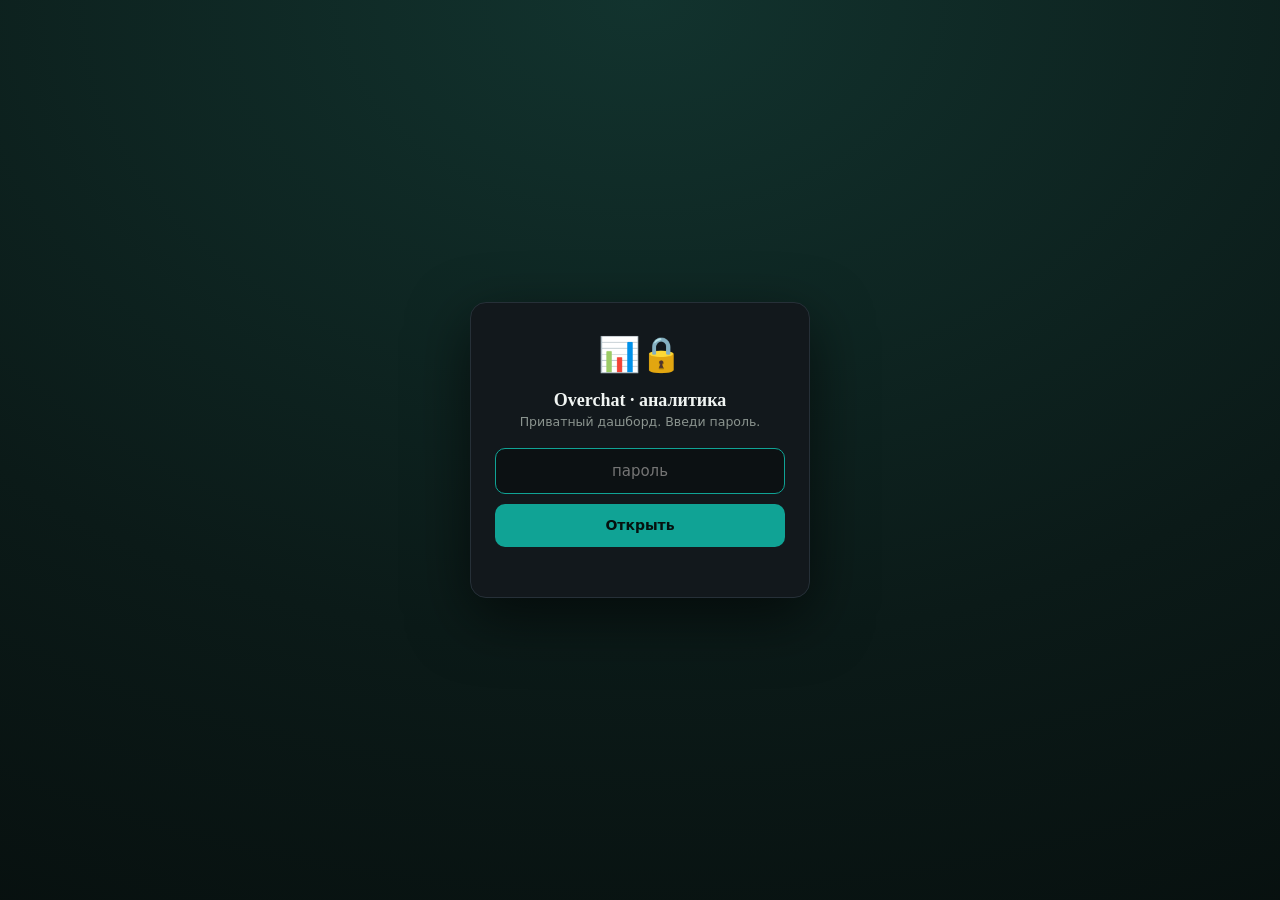
<file: dashboard/hypotheses.html>
<!doctype html>
<html lang="ru">
<head>
<meta charset="utf-8">
<meta name="viewport" content="width=device-width, initial-scale=1">
<title>Overchat · Гипотезы и эксперименты</title>
<style>
  :root{
    --surface:#FBFBF9; --card:#FFFFFF; --col:#F4F5F1; --border:#E6E8E3; --border-soft:#EFF1EC;
    --ink:#1A2320; --ink-2:#5A6662; --ink-3:#8B948F;
    --teal:#0D9488; --violet:#7B68C8; --amber:#B45309; --good:#15803D; --bad:#B91C1C;
    --good-bg:#15803D14; --bad-bg:#B91C1C12; --amber-bg:#B4530910; --violet-bg:#7B68C812;
  }
  @media (prefers-color-scheme:dark){:root{
    --surface:#14181B; --card:#1C2126; --col:#171B1F; --border:#2A3138; --border-soft:#232A30;
    --ink:#E8ECEA; --ink-2:#96A19C; --ink-3:#6A756F;
    --teal:#10A395; --violet:#8F7BDF; --amber:#E8A33D; --good:#4ADE80; --bad:#F87171;
    --good-bg:#4ADE8016; --bad-bg:#F8717116; --amber-bg:#E8A33D16; --violet-bg:#8F7BDF16;
  }}
  :root[data-theme=dark]{
    --surface:#14181B; --card:#1C2126; --col:#171B1F; --border:#2A3138; --border-soft:#232A30;
    --ink:#E8ECEA; --ink-2:#96A19C; --ink-3:#6A756F;
    --teal:#10A395; --violet:#8F7BDF; --amber:#E8A33D; --good:#4ADE80; --bad:#F87171;
    --good-bg:#4ADE8016; --bad-bg:#F8717116; --amber-bg:#E8A33D16; --violet-bg:#8F7BDF16;
  }
  *{box-sizing:border-box}
  body{margin:0; background:var(--surface); color:var(--ink);
    font:14px/1.55 system-ui,-apple-system,"Segoe UI",Roboto,sans-serif; -webkit-font-smoothing:antialiased}
  .wrap{max-width:1200px; margin:0 auto; padding:32px 20px 56px; display:flex; flex-direction:column; gap:18px}
  .eyebrow{font-size:11px; letter-spacing:.14em; text-transform:uppercase; color:var(--ink-3); font-weight:600}
  h1{font-family:ui-serif,Georgia,serif; font-weight:600; font-size:27px; margin:6px 0 0; letter-spacing:-.01em}
  .sub{color:var(--ink-2); margin-top:6px; max-width:78ch; font-size:13.5px}
  .stamp{font-size:12px; color:var(--ink-3); margin-top:6px}
  .stamp b{color:var(--ink-2)}
  .nav{margin-top:8px; font-size:13px; display:flex; gap:16px; flex-wrap:wrap}
  .nav a{color:var(--teal); text-decoration:none; font-weight:600}

  .board{display:grid; grid-template-columns:repeat(4,1fr); gap:12px; align-items:start}
  @media (max-width:980px){.board{grid-template-columns:repeat(2,1fr)}}
  @media (max-width:560px){.board{grid-template-columns:1fr}}
  .col{background:var(--col); border:1px solid var(--border); border-radius:14px; padding:10px; display:flex; flex-direction:column; gap:9px}
  .col-head{display:flex; align-items:center; gap:8px; padding:3px 4px 6px}
  .col-head .dot{width:9px; height:9px; border-radius:99px; flex:none}
  .col-head .nm{font-size:12.5px; font-weight:700; letter-spacing:.01em}
  .col-head .cnt{margin-left:auto; font-variant-numeric:tabular-nums; font-size:12px; font-weight:700; color:var(--ink-3);
    background:var(--surface); border:1px solid var(--border); border-radius:99px; min-width:22px; text-align:center; padding:1px 7px}
  .col.idea .dot{background:var(--violet)} .col.waiting .dot{background:var(--amber)}
  .col.confirmed .dot{background:var(--good)} .col.refuted .dot{background:var(--bad)}

  .kcard{background:var(--card); border:1px solid var(--border); border-left-width:3px; border-radius:10px;
    padding:10px 11px; cursor:pointer; display:flex; flex-direction:column; gap:6px; transition:border-color .12s, transform .05s}
  .kcard:hover{border-color:var(--ink-3)} .kcard:active{transform:scale(.99)}
  .col.idea .kcard{border-left-color:var(--violet)} .col.waiting .kcard{border-left-color:var(--amber)}
  .col.confirmed .kcard{border-left-color:var(--good)} .col.refuted .kcard{border-left-color:var(--bad)}
  .kcard .kt{font-size:13px; font-weight:600; line-height:1.35; color:var(--ink);
    display:-webkit-box; -webkit-line-clamp:3; -webkit-box-orient:vertical; overflow:hidden}
  .kcard .kmeta{display:flex; gap:6px; align-items:center; flex-wrap:wrap}
  .kcard .n{font-variant-numeric:tabular-nums; font-size:10.5px; font-weight:700; color:var(--ink-3);
    background:var(--surface); border:1px solid var(--border-soft); border-radius:5px; padding:0 5px}
  .kcard .area{font-size:11px; color:var(--ink-2); background:var(--surface); border:1px solid var(--border-soft);
    border-radius:99px; padding:1px 8px; max-width:100%; overflow:hidden; text-overflow:ellipsis; white-space:nowrap}
  .kcard .exp{font-size:11.5px; color:var(--ink-3); font-variant-numeric:tabular-nums}
  .kcard .exp b{color:var(--ink-2)}
  .kcard .tags{display:flex; gap:6px; flex-wrap:wrap; margin-top:1px}
  .kcard .tag{font-size:10.5px; font-weight:600; border-radius:99px; padding:1px 7px}
  .kcard .tag.data{color:var(--teal); border:1px solid var(--teal); background:transparent}
  .kcard .tag.fact{color:var(--ink-3); background:var(--surface); border:1px solid var(--border-soft)}
  .col .empty{font-size:12px; color:var(--ink-3); padding:8px 6px}

  /* модалка */
  .ov{position:fixed; inset:0; background:#0008; backdrop-filter:blur(2px); display:none; align-items:flex-start;
    justify-content:center; padding:5vh 16px; z-index:50; overflow:auto}
  .ov.on{display:flex}
  .modal{background:var(--card); border:1px solid var(--border); border-radius:16px; width:min(660px,100%);
    box-shadow:0 24px 70px #0006; padding:22px 24px 26px; position:relative}
  .modal .x{position:absolute; top:14px; right:16px; cursor:pointer; font-size:20px; color:var(--ink-3); line-height:1;
    background:none; border:0; padding:4px}
  .modal .x:hover{color:var(--ink)}
  .mbadges{display:flex; gap:8px; align-items:center; flex-wrap:wrap; margin-bottom:10px}
  .badge{font-size:11px; font-weight:650; border-radius:99px; padding:2px 10px; white-space:nowrap}
  .badge.confirmed{color:var(--good); background:var(--good-bg)} .badge.refuted{color:var(--bad); background:var(--bad-bg)}
  .badge.waiting{color:var(--amber); background:var(--amber-bg)} .badge.idea{color:var(--violet); background:var(--violet-bg)}
  .modal h2{font-size:18px; font-weight:640; line-height:1.35; margin:0 0 10px; padding-right:24px}
  .mmeta{display:flex; gap:8px; flex-wrap:wrap; margin-bottom:12px}
  .chip{font-size:11.5px; color:var(--ink-2); background:var(--surface); border:1px solid var(--border-soft); border-radius:99px; padding:2px 9px}
  .mrow{display:flex; gap:22px; flex-wrap:wrap; font-size:13px; padding:10px 0; border-top:1px solid var(--border-soft)}
  .mrow .lbl{color:var(--ink-3); font-size:11px; text-transform:uppercase; letter-spacing:.05em; font-weight:600; margin-bottom:2px}
  .mrow .m{flex:1; min-width:150px}
  .mrow .m .v{color:var(--ink); font-weight:600}
  .sect{margin-top:14px; padding-top:14px; border-top:1px solid var(--border)}
  .sect .h{font-size:12px; font-weight:700; text-transform:uppercase; letter-spacing:.06em; color:var(--ink-2); margin-bottom:8px; display:flex; gap:8px; align-items:baseline; flex-wrap:wrap}
  .sect .h .when{font-size:11px; font-weight:500; letter-spacing:0; text-transform:none; color:var(--ink-3)}
  .headline{font-size:13.5px; font-weight:600; color:var(--ink); border-left:3px solid var(--teal);
    background:var(--surface); border-radius:0 8px 8px 0; padding:9px 12px; margin-bottom:12px; line-height:1.45}
  .stats{display:grid; grid-template-columns:repeat(auto-fit,minmax(130px,1fr)); gap:8px; margin-bottom:12px}
  .stat{background:var(--surface); border:1px solid var(--border-soft); border-radius:10px; padding:9px 11px}
  .stat .l{font-size:10.5px; text-transform:uppercase; letter-spacing:.04em; color:var(--ink-3); font-weight:600; line-height:1.3}
  .stat .v{font-size:17px; font-weight:680; margin-top:3px; letter-spacing:-.01em; color:var(--ink); font-variant-numeric:tabular-nums}
  .stat .s{font-size:11px; color:var(--ink-3); margin-top:1px}
  .body p{margin:0 0 8px; font-size:13px; color:var(--ink-2); line-height:1.6}
  .body p:last-child{margin-bottom:0}
  .fact{font-size:13px; color:var(--ink-2); line-height:1.6}
  .fact p{margin:0 0 7px}
  .foot{font-size:12px; color:var(--ink-3); line-height:1.6; border-top:1px solid var(--border); padding-top:14px; margin-top:4px}
</style>
<script src="gate.js"></script>
</head>
<body>
<div class="wrap">
  <header>
    <div class="eyebrow">Overchat · Продуктовые эксперименты</div>
    <h1>Гипотезы и эксперименты</h1>
    <div class="sub">Что меняем в продукте, какого эффекта ждём и что реально вышло. Колонки — стадии: бэклог → в проверке → итог. Клик по карточке — подробности и разбор данными.</div>
    <div class="stamp" id="stamp">загрузка…</div>
    <div class="nav">
      <a href="index.html">← Воронка по суткам</a>
      <a href="widgets.html">Виджеты за неделю</a>
      <a id="srclink" href="#" target="_blank" rel="noopener">Открыть таблицу →</a>
    </div>
  </header>

  <div class="board" id="board"></div>
  <div class="foot" id="foot"></div>
</div>

<div class="ov" id="ov"><div class="modal" id="modal"></div></div>

<script>
var COLS = [
  {key:'idea',      nm:'💡 Бэклог'},
  {key:'waiting',   nm:'⏳ Ждём данных'},
  {key:'confirmed', nm:'✅ Подтвердилось'},
  {key:'refuted',   nm:'❌ Не подтвердилось'}
];
var LABEL = {idea:'💡 В бэклоге', waiting:'⏳ Ждём данных', confirmed:'✅ Подтвердилось', refuted:'❌ Не подтвердилось'};
var DATA=null, NOTES=[], VIEW=[];

function esc(s){ return String(s==null?'':s).replace(/[&<>"]/g,function(c){
  return {'&':'&amp;','<':'&lt;','>':'&gt;','"':'&quot;'}[c]; }); }
function paras(t){ return String(t).split(/\s{2,}|\n+/).map(function(x){return x.trim();}).filter(Boolean); }
function noteFor(r){
  var ch=(r.change||'').toLowerCase();
  for(var i=0;i<NOTES.length;i++){ if(ch.indexOf((NOTES[i].match||'').toLowerCase())>=0) return NOTES[i]; }
  return null;
}

function renderBoard(){
  var byS={idea:[],waiting:[],confirmed:[],refuted:[]};
  DATA.rows.forEach(function(r){ (byS[r.status]||byS.idea).push(r); });
  var board=document.getElementById('board');
  board.innerHTML = COLS.map(function(col){
    var items=byS[col.key]||[];
    var cards = items.length ? items.map(function(r){
      var note=noteFor(r);
      var tags='';
      if(note) tags+='<span class="tag data">📊 разбор данными</span>';
      else if(r.fact) tags+='<span class="tag fact">результат есть</span>';
      var exp = r.expected ? '<span class="exp">ждём <b>'+esc(r.expected.length>34?r.expected.slice(0,34)+'…':r.expected)+'</b></span>' : '';
      return '<div class="kcard" data-id="'+r._i+'">' +
        '<div class="kt">'+esc(r.change)+'</div>' +
        '<div class="kmeta">'+(r.n?'<span class="n">#'+esc(r.n)+'</span>':'')+
          (r.area?'<span class="area">'+esc(r.area)+'</span>':'')+'</div>' +
        (exp?'<div class="kmeta">'+exp+'</div>':'') +
        (tags?'<div class="tags">'+tags+'</div>':'') +
      '</div>';
    }).join('') : '<div class="empty">пусто</div>';
    return '<div class="col '+col.key+'">' +
      '<div class="col-head"><span class="dot"></span><span class="nm">'+col.nm+'</span><span class="cnt">'+items.length+'</span></div>' +
      cards + '</div>';
  }).join('');
  Array.prototype.forEach.call(board.querySelectorAll('.kcard'), function(el){
    el.onclick=function(){ openModal(DATA.rows[+el.dataset.id]); };
  });
}

function openModal(r){
  var note=noteFor(r);
  var m=document.getElementById('modal');
  var meta=[]; if(r.area)meta.push(esc(r.area)); if(r.who)meta.push('👤 '+esc(r.who)); if(r.date)meta.push('📅 '+esc(r.date));
  var html='<button class="x" id="mx">✕</button>' +
    '<div class="mbadges"><span class="badge '+r.status+'">'+LABEL[r.status]+'</span>'+(r.n?'<span class="chip">#'+esc(r.n)+'</span>':'')+'</div>' +
    '<h2>'+esc(r.change)+'</h2>' +
    (meta.length?'<div class="mmeta">'+meta.map(function(x){return '<span class="chip">'+x+'</span>';}).join('')+'</div>':'') +
    '<div class="mrow">' +
      (r.metric?'<div class="m"><div class="lbl">Метрика</div><div class="v">'+esc(r.metric)+'</div></div>':'') +
      (r.expected?'<div class="m"><div class="lbl">Ожидаемый эффект</div><div class="v">'+esc(r.expected)+'</div></div>':'') +
    '</div>';
  if(r.fact){
    html+='<div class="sect"><div class="h">Что получилось · из таблицы</div><div class="fact">' +
      paras(r.fact).map(function(p){return '<p>'+esc(p)+'</p>';}).join('') + '</div></div>';
  }
  if(note){
    html+='<div class="sect"><div class="h">📊 Разбор данными <span class="when">'+esc(note.window||'')+(note.updated?' · обновлено '+esc(note.updated):'')+'</span></div>';
    if(note.headline) html+='<div class="headline">'+esc(note.headline)+'</div>';
    if(note.stats&&note.stats.length){
      html+='<div class="stats">'+note.stats.map(function(s){
        return '<div class="stat"><div class="l">'+esc(s.label)+'</div><div class="v">'+esc(s.value)+'</div>'+(s.sub?'<div class="s">'+esc(s.sub)+'</div>':'')+'</div>';
      }).join('')+'</div>';
    }
    if(note.body&&note.body.length){
      html+='<div class="body">'+note.body.map(function(p){return '<p>'+esc(p)+'</p>';}).join('')+'</div>';
    }
    html+='</div>';
  }
  m.innerHTML=html;
  document.getElementById('ov').classList.add('on');
  document.getElementById('mx').onclick=closeModal;
}
function closeModal(){ document.getElementById('ov').classList.remove('on'); }
document.getElementById('ov').addEventListener('click',function(e){ if(e.target===this) closeModal(); });
document.addEventListener('keydown',function(e){ if(e.key==='Escape') closeModal(); });

Promise.all([
  fetch('data/hypotheses.json?_='+Date.now()).then(function(r){return r.json();}),
  fetch('data/hypotheses_notes.json?_='+Date.now()).then(function(r){return r.json();}).catch(function(){return {notes:[]};})
]).then(function(res){
  DATA=res[0]; NOTES=(res[1]&&res[1].notes)||[];
  DATA.rows.forEach(function(r,i){ r._i=i; });
  var st=document.getElementById('stamp');
  st.innerHTML='обновлено из таблицы: <b>'+esc((DATA.generated_at||'').slice(0,10))+'</b> · '+DATA.rows.length+' гипотез · разбор данными на карточках с 📊';
  var sl=document.getElementById('srclink'); if(DATA.sheet_url) sl.href=DATA.sheet_url; else sl.style.display='none';
  document.getElementById('foot').textContent='Гипотезы тянутся из рабочей таблицы автоматически (раз в сутки). Разбор данными (📊) считается отдельно по BigQuery и дописывается вручную. Чтобы добавить/изменить гипотезу — правь таблицу.';
  renderBoard();
}).catch(function(e){
  document.getElementById('board').innerHTML='<div class="empty">Не удалось загрузить data/hypotheses.json — '+esc(e.message)+'</div>';
});
</script>
</body>
</html>
</file>
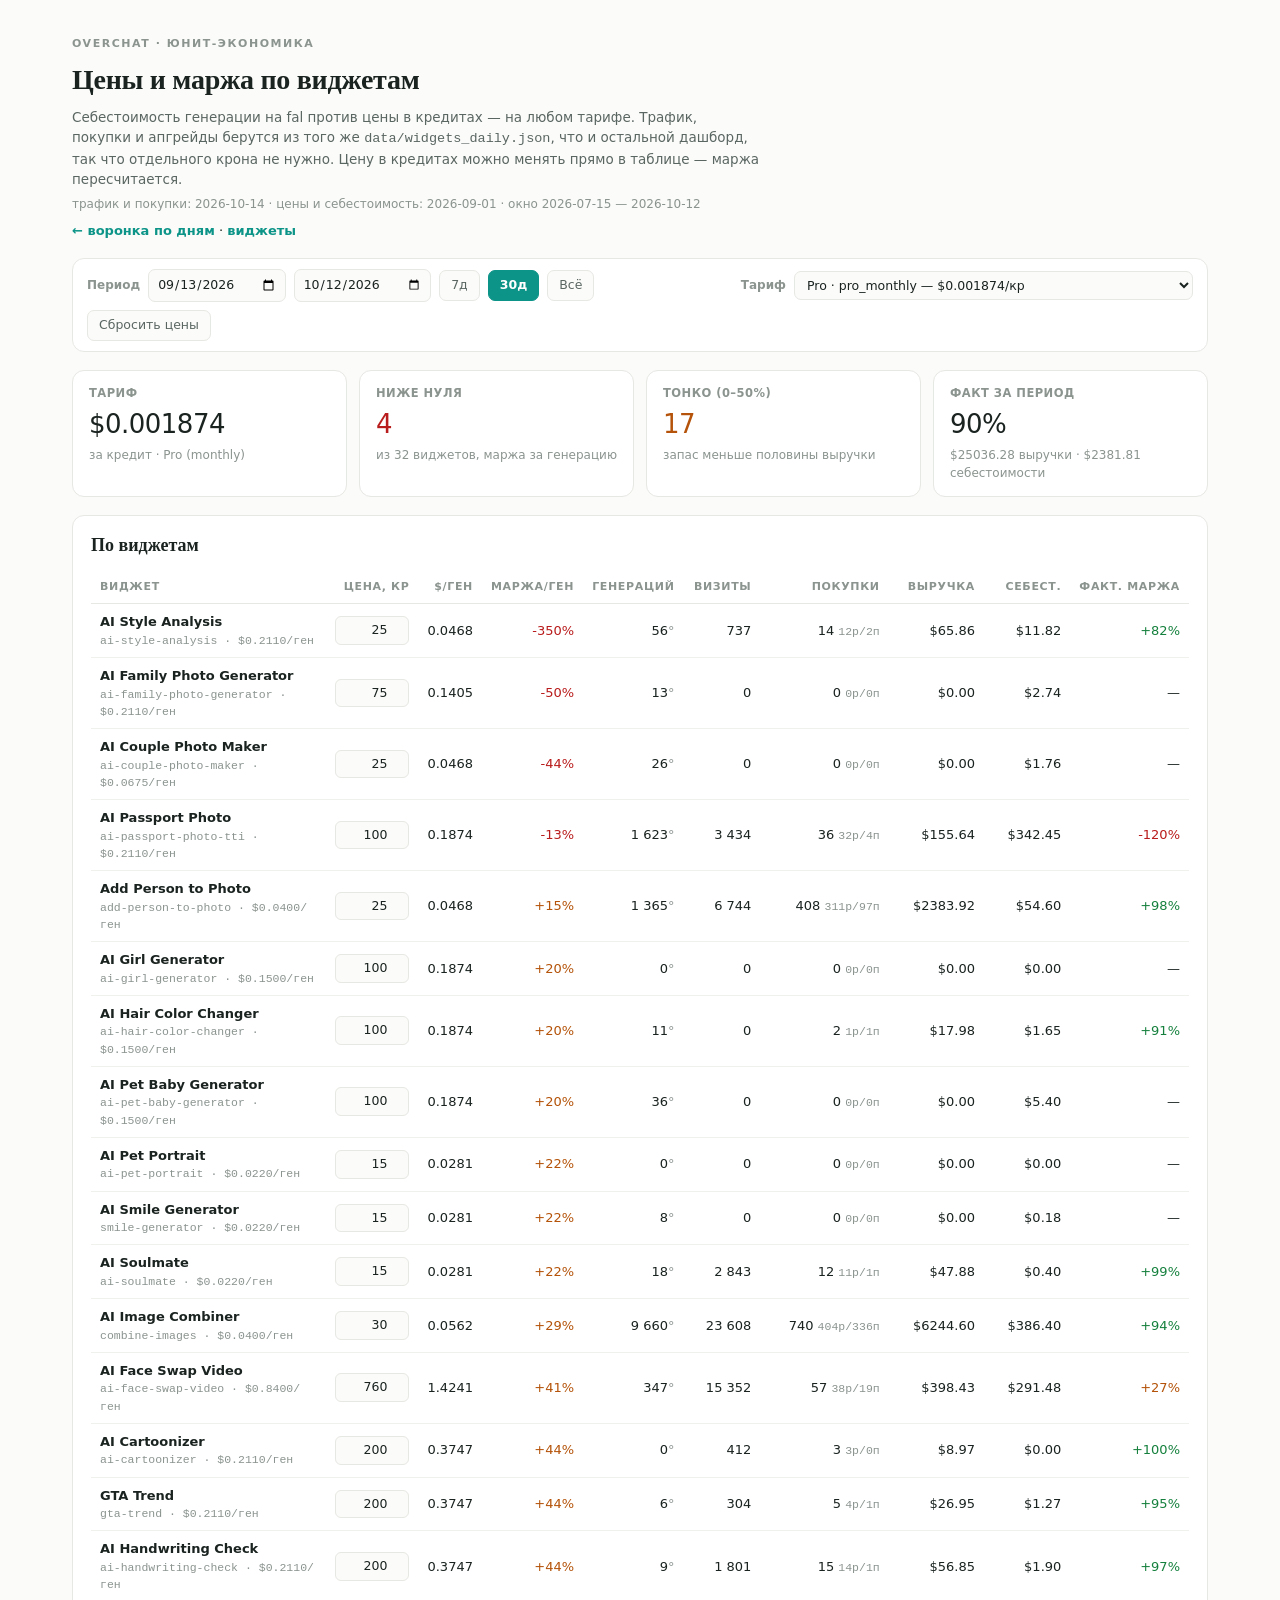
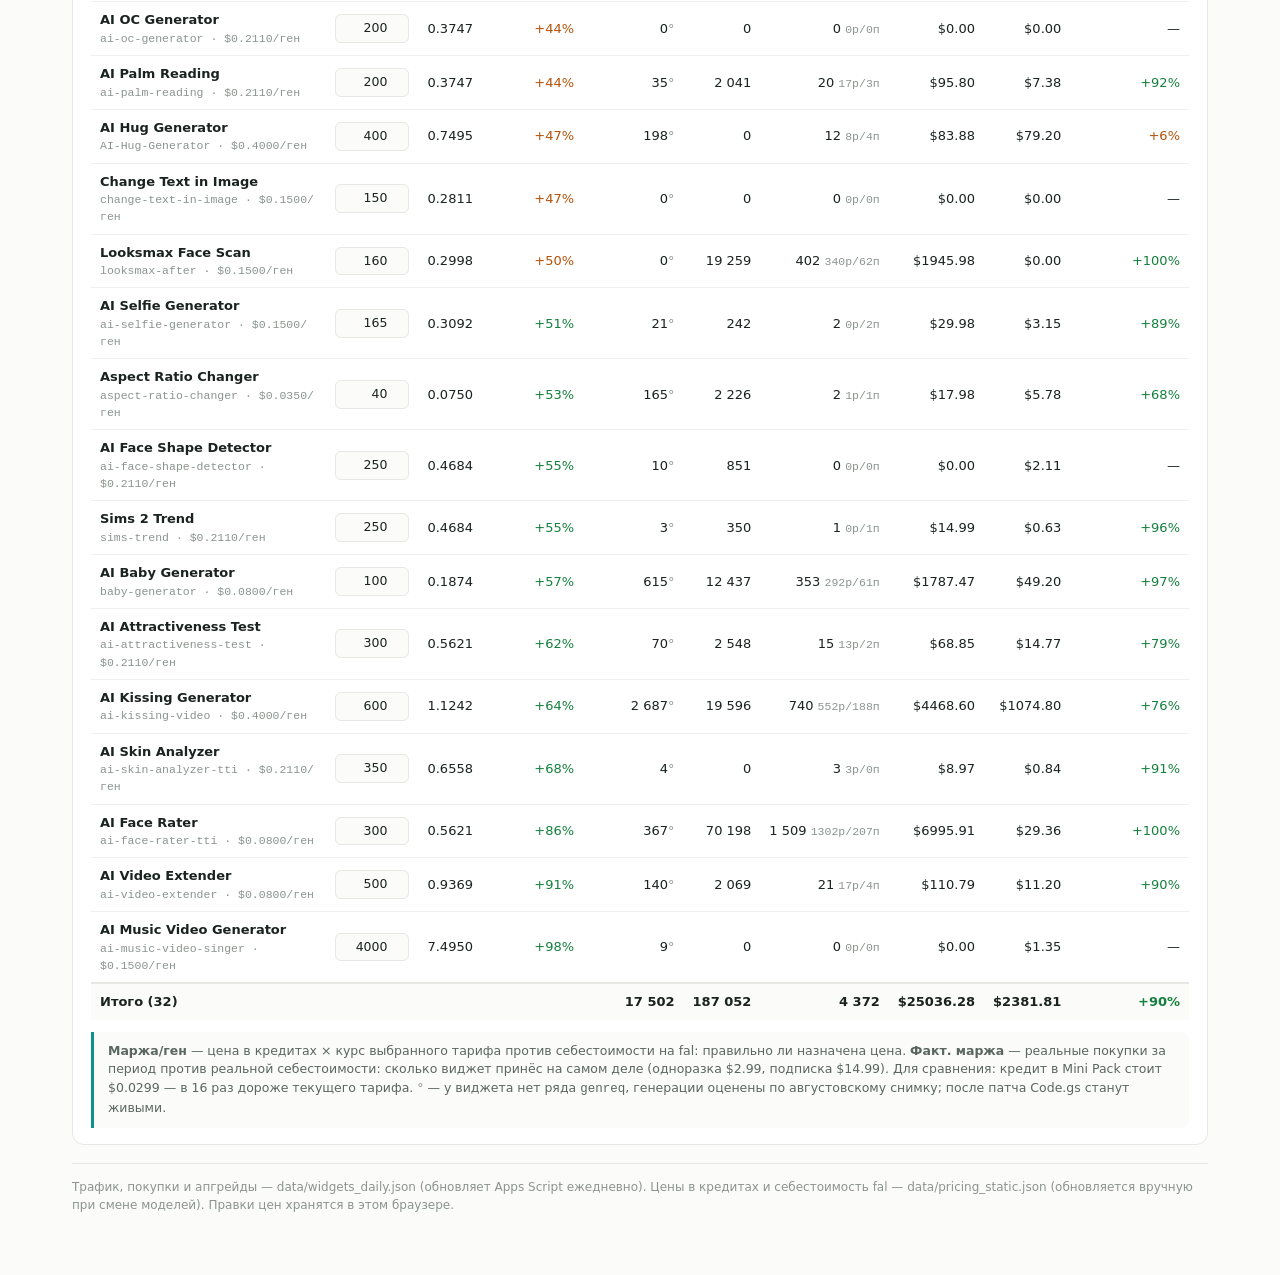
<file: dashboard/prices.html>
<!doctype html>
<html lang="ru">
<head>
<meta charset="utf-8">
<meta name="viewport" content="width=device-width, initial-scale=1">
<meta name="robots" content="noindex, nofollow, noarchive">
<title>Overchat · Цены и маржа по виджетам</title>
<style>
  :root{
    --surface:#FBFBF9; --card:#FFFFFF; --border:#E6E8E3; --border-soft:#EFF1EC; --grid:#EDEEE9;
    --ink:#1A2320; --ink-2:#5A6662; --ink-3:#8B948F;
    --teal:#0D9488; --violet:#7B68C8; --amber:#B45309;
    --good:#15803D; --bad:#B91C1C; --goodbg:#15803D14; --badbg:#B91C1C12; --warnbg:#B4530912;
  }
  @media (prefers-color-scheme:dark){:root{
    --surface:#14181B; --card:#1C2126; --border:#2A3138; --border-soft:#232A30; --grid:#262D33;
    --ink:#E8ECEA; --ink-2:#96A19C; --ink-3:#6A756F;
    --teal:#10A395; --violet:#8F7BDF; --amber:#E8A33D;
    --good:#4ADE80; --bad:#F87171; --goodbg:#4ADE8018; --badbg:#F8717114; --warnbg:#E8A33D14;
  }}
  *{box-sizing:border-box}
  body{margin:0; background:var(--surface); color:var(--ink);
    font:14px/1.5 system-ui,-apple-system,"Segoe UI",Roboto,sans-serif; -webkit-font-smoothing:antialiased}
  .wrap{max-width:1180px; margin:0 auto; padding:36px 22px 64px; display:flex; flex-direction:column; gap:18px}
  .eyebrow{font-size:11px; letter-spacing:.14em; text-transform:uppercase; color:var(--ink-3); font-weight:600}
  h1{font-family:ui-serif,Georgia,serif; font-weight:600; font-size:28px; margin:6px 0 0; letter-spacing:-.01em}
  h2{font-family:ui-serif,Georgia,serif; font-weight:600; font-size:18px; margin:0}
  .sub{color:var(--ink-2); margin-top:6px; max-width:80ch; font-size:13.5px}
  .stamp{font-size:12px; color:var(--ink-3); margin-top:5px}
  .nav{font-size:13px; margin-top:8px} .nav a{color:var(--teal); text-decoration:none; font-weight:600}
  .num{font-variant-numeric:tabular-nums}
  .controls{display:flex; gap:8px; align-items:center; flex-wrap:wrap; background:var(--card);
    border:1px solid var(--border); border-radius:12px; padding:10px 14px; position:sticky; top:8px; z-index:5}
  .controls .lbl{font-size:12px; color:var(--ink-3); font-weight:600}
  .controls input[type=date],.controls select{font:inherit; font-size:12.5px; padding:5px 8px;
    border:1px solid var(--border); border-radius:7px; background:var(--surface); color:var(--ink)}
  .btn{font:inherit; font-size:12.5px; padding:5px 11px; border:1px solid var(--border); border-radius:7px;
    background:var(--surface); color:var(--ink-2); cursor:pointer}
  .btn:hover{background:var(--card)} .btn.on{background:var(--teal); border-color:var(--teal); color:#fff; font-weight:600}
  .btn:focus-visible{outline:2px solid var(--teal); outline-offset:1px}
  .spacer{flex:1 1 auto}
  .cards{display:grid; grid-template-columns:repeat(auto-fit,minmax(180px,1fr)); gap:12px}
  .kpi{background:var(--card); border:1px solid var(--border); border-radius:12px; padding:14px 16px}
  .kpi .k{font-size:11.5px; color:var(--ink-3); letter-spacing:.04em; text-transform:uppercase; font-weight:600}
  .kpi .v{font-size:26px; font-variant-numeric:tabular-nums; margin-top:3px; letter-spacing:-.02em}
  .kpi .d{font-size:12px; color:var(--ink-3); margin-top:2px}
  .card{background:var(--card); border:1px solid var(--border); border-radius:12px; padding:16px 18px;
    display:flex; flex-direction:column; gap:12px}
  .scroll{overflow-x:auto; margin:0 -18px; padding:0 18px}
  table{border-collapse:collapse; width:100%; min-width:900px; font-size:13px}
  th{text-align:left; padding:8px 9px; color:var(--ink-3); font-size:11px; letter-spacing:.06em;
     text-transform:uppercase; border-bottom:1px solid var(--border); white-space:nowrap; font-weight:600}
  td{padding:8px 9px; border-bottom:1px solid var(--border-soft); vertical-align:middle}
  tbody tr:last-child td{border-bottom:none}
  th.n,td.n{text-align:right; white-space:nowrap; font-variant-numeric:tabular-nums}
  tr.tot td{border-top:2px solid var(--border); font-weight:600; background:var(--surface)}
  .good{color:var(--good)} .bad{color:var(--bad)} .warn{color:var(--amber)}
  .pill{display:inline-block; padding:1px 7px; border-radius:5px; font-size:11px; font-weight:600}
  .p-good{background:var(--goodbg); color:var(--good)}
  .p-warn{background:var(--warnbg); color:var(--amber)}
  .p-bad{background:var(--badbg); color:var(--bad)}
  .wname{font-weight:600} .wmeta{font-size:11.5px; color:var(--ink-3); font-family:ui-monospace,monospace}
  input.cr{width:74px; font:inherit; font-size:12.5px; padding:4px 6px; border:1px solid var(--border);
    border-radius:6px; background:var(--surface); color:var(--ink); text-align:right; font-variant-numeric:tabular-nums}
  input.cr.edited{border-color:var(--teal); font-weight:600}
  .note{font-size:12.5px; color:var(--ink-2); background:var(--surface); border-left:3px solid var(--teal);
    padding:10px 14px; border-radius:0 8px 8px 0}
  .est{color:var(--ink-3); cursor:help}
  footer{font-size:12px; color:var(--ink-3); border-top:1px solid var(--border); padding-top:14px}
  @media (prefers-reduced-motion:reduce){*{transition:none!important}}
</style>
</head>
<body>
<div class="wrap">
  <header>
    <div class="eyebrow">Overchat · юнит-экономика</div>
    <h1>Цены и маржа по виджетам</h1>
    <div class="sub">Себестоимость генерации на fal против цены в кредитах — на любом тарифе.
      Трафик, покупки и апгрейды берутся из того же <code>data/widgets_daily.json</code>, что и остальной дашборд,
      так что отдельного крона не нужно. Цену в кредитах можно менять прямо в таблице — маржа пересчитается.</div>
    <div class="stamp" id="stamp">загрузка…</div>
    <div class="nav"><a href="index.html">← воронка по дням</a> · <a href="widgets.html">виджеты</a></div>
  </header>

  <div class="controls">
    <span class="lbl">Период</span>
    <input type="date" id="from"><input type="date" id="to">
    <button class="btn" data-days="7">7д</button>
    <button class="btn on" data-days="30">30д</button>
    <button class="btn" data-days="90">Всё</button>
    <span class="spacer"></span>
    <span class="lbl">Тариф</span>
    <select id="plan"></select>
    <button class="btn" id="reset">Сбросить цены</button>
  </div>

  <div class="cards" id="kpis"></div>

  <div class="card">
    <h2>По виджетам</h2>
    <div class="scroll"><table id="tbl">
      <thead><tr>
        <th>Виджет</th>
        <th class="n">Цена, кр</th>
        <th class="n">$/ген</th>
        <th class="n">Маржа/ген</th>
        <th class="n">Генераций</th>
        <th class="n">Визиты</th>
        <th class="n">Покупки</th>
        <th class="n">Выручка</th>
        <th class="n">Себест.</th>
        <th class="n">Факт. маржа</th>
      </tr></thead>
      <tbody></tbody>
    </table></div>
    <div class="note" id="hint"></div>
  </div>

  <footer id="foot"></footer>
</div>

<script>
const F = { W:null, P:null, dates:[], i0:0, i1:0, plan:null, edits:{} };
const LS = 'oc-price-edits-v1';
try { F.edits = JSON.parse(localStorage.getItem(LS) || '{}') || {}; } catch(e) { F.edits = {}; }
const save = () => { try { localStorage.setItem(LS, JSON.stringify(F.edits)); } catch(e){} };
const sum = (a,i0,i1) => { let s=0; if(!a) return 0; for(let i=i0;i<=i1;i++) s += (a[i]||0); return s; };
const money = n => (n<0?'−':'') + '$' + Math.abs(n).toFixed(2);
const pctCls = p => p==null ? '' : (p<0 ? 'bad' : (p<50 ? 'warn' : 'good'));

async function boot(){
  const [w,p] = await Promise.all([
    fetch('data/widgets_daily.json').then(r=>r.json()),
    fetch('data/pricing_static.json').then(r=>r.json())
  ]);
  F.W = w; F.P = p; F.dates = w.dates;
  const sel = document.getElementById('plan');
  sel.innerHTML = p.plans.map(pl =>
    `<option value="${pl.code}">${pl.name} · ${pl.code} — $${pl.usd_per_credit.toFixed(6)}/кр</option>`).join('');
  sel.value = 'pro_monthly';
  F.plan = p.plans.find(x=>x.code==='pro_monthly') || p.plans[0];
  document.getElementById('stamp').textContent =
    `трафик и покупки: ${w.generated_at.slice(0,10)} · цены и себестоимость: ${p.generated_at} · окно ${w.dates[0]} — ${w.dates[w.dates.length-1]}`;
  setDays(30); wire(); render();
}
function setDays(n){
  const L = F.dates.length;
  F.i1 = L-1; F.i0 = Math.max(0, L-n);
  document.getElementById('from').value = F.dates[F.i0];
  document.getElementById('to').value   = F.dates[F.i1];
}
function wire(){
  document.querySelectorAll('.btn[data-days]').forEach(b=>b.addEventListener('click',()=>{
    document.querySelectorAll('.btn[data-days]').forEach(x=>x.classList.remove('on'));
    b.classList.add('on'); setDays(+b.dataset.days); render();
  }));
  ['from','to'].forEach(id=>document.getElementById(id).addEventListener('change',()=>{
    const a=F.dates.indexOf(document.getElementById('from').value);
    const b=F.dates.indexOf(document.getElementById('to').value);
    if(a>=0) F.i0=a; if(b>=0) F.i1=b;
    if(F.i0>F.i1){const t=F.i0;F.i0=F.i1;F.i1=t;}
    document.querySelectorAll('.btn[data-days]').forEach(x=>x.classList.remove('on'));
    render();
  }));
  document.getElementById('plan').addEventListener('change',e=>{
    F.plan = F.P.plans.find(x=>x.code===e.target.value); render();
  });
  document.getElementById('reset').addEventListener('click',()=>{ F.edits={}; save(); render(); });
}
function priceOf(w,per){ const k=w.slug+'::'+per.id; return F.edits[k]!=null ? F.edits[k] : per.credits; }

function rows(){
  const days = F.i1 - F.i0 + 1;
  const byKey = {}; (F.W.widgets||[]).forEach(x=>byKey[x.key]=x);
  const out = [];
  (F.P.widgets||[]).forEach(pw=>{
    const dw = byKey[pw.slug];
    const per = pw.personas.filter(x=>x.cost_usd).sort((a,b)=>b.cost_usd-a.cost_usd)[0];
    if(!per) return;
    // генерации: живой ряд g (после патча Code.gs) либо снимок августа, размазанный по дням
    let gens, est=false;
    if(dw && Array.isArray(dw.g)) gens = sum(dw.g,F.i0,F.i1);
    else { gens = Math.round((pw.gen_events_aug||0)/30*days); est = true; }
    const visits = dw ? sum(dw.v,F.i0,F.i1) : 0;
    const ot = dw ? sum(dw.o,F.i0,F.i1) : 0;
    const sub = dw ? sum(dw.s,F.i0,F.i1) : 0;
    const cr = priceOf(pw,per);
    const revPerGen = cr * F.plan.usd_per_credit;
    const marginGen = revPerGen - per.cost_usd;
    const pctGen = revPerGen>0 ? 100*marginGen/revPerGen : null;
    const cost = gens * per.cost_usd;
    const packRate = (F.P.plans.find(x=>x.code==='package-onetime')||{}).usd_per_credit;
    const subPrice = (F.P.plans.find(x=>x.code==='pro_monthly')||{}).price || 14.99;
    const revFact = ot*2.99 + sub*subPrice;
    out.push({pw,per,cr,gens,est,visits,ot,sub,revPerGen,marginGen,pctGen,cost,revFact,
      pctFact: revFact>0 ? 100*(revFact-cost)/revFact : null, packRate});
  });
  out.sort((a,b)=> (a.pctGen??999) - (b.pctGen??999));
  return out;
}
function render(){
  const R = rows(), tb = document.querySelector('#tbl tbody');
  tb.innerHTML = R.map(r=>{
    const k = r.pw.slug+'::'+r.per.id;
    const ed = F.edits[k]!=null && F.edits[k]!==r.per.credits;
    return `<tr>
      <td><div class="wname">${r.pw.title||r.pw.slug}</div>
          <div class="wmeta">${r.per.id} · $${r.per.cost_usd.toFixed(4)}/ген</div></td>
      <td class="n"><input class="cr ${ed?'edited':''}" type="number" min="0" step="5"
            value="${r.cr}" data-k="${k}" aria-label="цена в кредитах ${r.pw.slug}"></td>
      <td class="n">${r.revPerGen.toFixed(4)}</td>
      <td class="n ${pctCls(r.pctGen)}">${r.pctGen==null?'—':(r.pctGen>=0?'+':'')+r.pctGen.toFixed(0)+'%'}</td>
      <td class="n">${r.gens.toLocaleString('ru')}${r.est?'<span class="est" title="нет ряда genreq — оценка по августу">°</span>':''}</td>
      <td class="n">${r.visits.toLocaleString('ru')}</td>
      <td class="n">${(r.ot+r.sub).toLocaleString('ru')} <span class="wmeta">${r.ot}р/${r.sub}п</span></td>
      <td class="n">${money(r.revFact)}</td>
      <td class="n">${money(r.cost)}</td>
      <td class="n ${pctCls(r.pctFact)}">${r.pctFact==null?'—':(r.pctFact>=0?'+':'')+r.pctFact.toFixed(0)+'%'}</td>
    </tr>`;
  }).join('') + (()=> {
    const t = R.reduce((a,r)=>({c:a.c+r.cost, v:a.v+r.revFact, g:a.g+r.gens,
      vis:a.vis+r.visits, b:a.b+r.ot+r.sub}), {c:0,v:0,g:0,vis:0,b:0});
    const p = t.v>0 ? 100*(t.v-t.c)/t.v : null;
    return `<tr class="tot"><td>Итого (${R.length})</td><td></td><td></td><td></td>
      <td class="n">${t.g.toLocaleString('ru')}</td><td class="n">${t.vis.toLocaleString('ru')}</td>
      <td class="n">${t.b.toLocaleString('ru')}</td><td class="n">${money(t.v)}</td>
      <td class="n">${money(t.c)}</td><td class="n ${pctCls(p)}">${p==null?'—':(p>=0?'+':'')+p.toFixed(0)+'%'}</td></tr>`;
  })();
  tb.querySelectorAll('input.cr').forEach(i=>i.addEventListener('input',e=>{
    F.edits[e.target.dataset.k] = Math.max(0, Math.round(+e.target.value||0)); save(); render();
  }));
  const neg = R.filter(r=>r.pctGen!=null && r.pctGen<0).length;
  const thin = R.filter(r=>r.pctGen!=null && r.pctGen>=0 && r.pctGen<50).length;
  const tc = R.reduce((a,r)=>a+r.cost,0), tv = R.reduce((a,r)=>a+r.revFact,0);
  const pack = R.length ? R[0].packRate : null;
  document.getElementById('kpis').innerHTML = `
    <div class="kpi"><div class="k">Тариф</div><div class="v">$${F.plan.usd_per_credit.toFixed(6)}</div>
      <div class="d">за кредит · ${F.plan.name} (${F.plan.renewal})</div></div>
    <div class="kpi"><div class="k">Ниже нуля</div><div class="v ${neg?'bad':'good'}">${neg}</div>
      <div class="d">из ${R.length} виджетов, маржа за генерацию</div></div>
    <div class="kpi"><div class="k">Тонко (0–50%)</div><div class="v ${thin?'warn':'good'}">${thin}</div>
      <div class="d">запас меньше половины выручки</div></div>
    <div class="kpi"><div class="k">Факт за период</div><div class="v">${tv>0?(100*(tv-tc)/tv).toFixed(0)+'%':'—'}</div>
      <div class="d">${money(tv)} выручки · ${money(tc)} себестоимости</div></div>`;
  const anyEst = R.some(r=>r.est);
  document.getElementById('hint').innerHTML =
    `<b>Маржа/ген</b> — цена в кредитах × курс выбранного тарифа против себестоимости на fal: правильно ли назначена цена.
     <b>Факт. маржа</b> — реальные покупки за период против реальной себестоимости: сколько виджет принёс на самом деле
     (одноразка $2.99, подписка $${(F.P.plans.find(x=>x.code==='pro_monthly')||{}).price||14.99}).` +
    (pack ? ` Для сравнения: кредит в Mini Pack стоит $${pack.toFixed(4)} — в ${(pack/F.plan.usd_per_credit).toFixed(0)} раз дороже текущего тарифа.` : '') +
    (anyEst ? ` <span class="est">°</span> — у виджета нет ряда <code>genreq</code>, генерации оценены по августовскому снимку; после патча Code.gs станут живыми.` : '');
  document.getElementById('foot').textContent =
    `Трафик, покупки и апгрейды — data/widgets_daily.json (обновляет Apps Script ежедневно). ` +
    `Цены в кредитах и себестоимость fal — data/pricing_static.json (обновляется вручную при смене моделей). ` +
    `Правки цен хранятся в этом браузере.`;
}
boot().catch(e=>{ document.getElementById('stamp').textContent = 'ошибка загрузки: ' + e.message; });
</script>
</body>
</html>
</file>
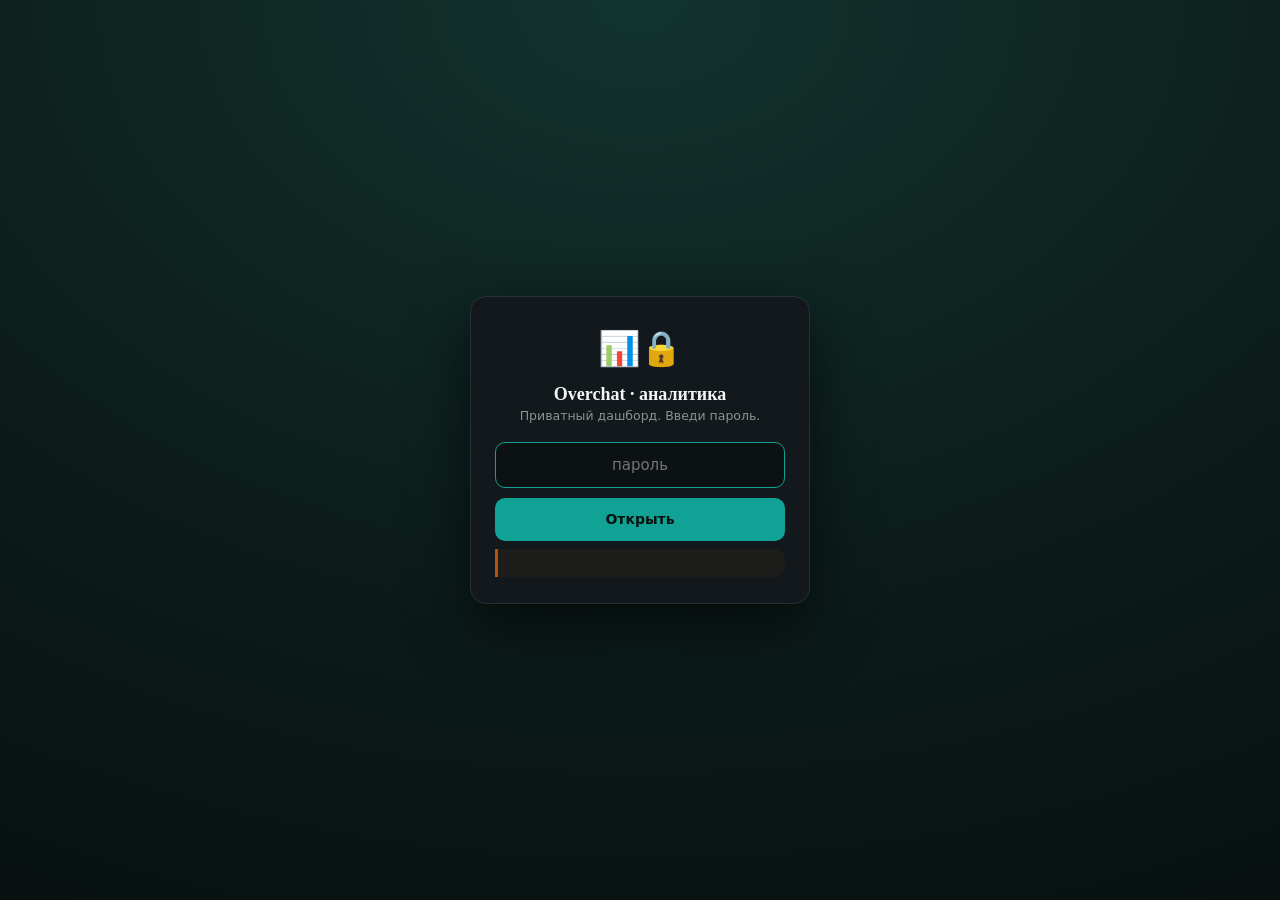
<file: dashboard/widget.html>
<!doctype html>
<html lang="ru">
<head>
<meta charset="utf-8">
<meta name="viewport" content="width=device-width, initial-scale=1">
<title>Overchat · Виджет</title>
<style>
  :root{
    --surface:#FBFBF9; --card:#FFFFFF; --border:#E6E8E3; --border-soft:#EFF1EC; --grid:#EDEEE9;
    --ink:#1A2320; --ink-2:#5A6662; --ink-3:#8B948F;
    --teal:#0D9488; --violet:#7B68C8; --amber:#B45309; --amber-line:#D97706;
    --band:#B4530910; --good:#15803D; --bad:#B91C1C; --goodbg:#15803D14; --badbg:#B91C1C12;
  }
  @media (prefers-color-scheme:dark){:root{
    --surface:#14181B; --card:#1C2126; --border:#2A3138; --border-soft:#232A30; --grid:#262D33;
    --ink:#E8ECEA; --ink-2:#96A19C; --ink-3:#6A756F;
    --teal:#10A395; --violet:#8F7BDF; --amber:#E8A33D; --amber-line:#E8A33D;
    --band:#E8A33D14; --good:#4ADE80; --bad:#F87171; --goodbg:#4ADE8018; --badbg:#F8717114;
  }}
  *{box-sizing:border-box}
  body{margin:0; background:var(--surface); color:var(--ink);
    font:14px/1.5 system-ui,-apple-system,"Segoe UI",Roboto,sans-serif; -webkit-font-smoothing:antialiased}
  .wrap{max-width:1060px; margin:0 auto; padding:36px 22px 64px; display:flex; flex-direction:column; gap:18px}
  .eyebrow{font-size:11px; letter-spacing:.14em; text-transform:uppercase; color:var(--ink-3); font-weight:600}
  h1{font-family:ui-serif,Georgia,serif; font-weight:600; font-size:28px; margin:6px 0 0; letter-spacing:-.01em}
  h2{font-size:15px; font-weight:680; margin:0 0 4px}
  .sub{color:var(--ink-2); margin-top:6px; max-width:76ch; font-size:13.5px}
  .stamp{font-size:12px; color:var(--ink-3); margin-top:5px}
  .nav{font-size:13px; margin-top:8px}
  .nav a{color:var(--teal); text-decoration:none; font-weight:600}
  .num{font-variant-numeric:tabular-nums}
  .controls{display:flex; gap:8px; align-items:center; flex-wrap:wrap; background:var(--card);
    border:1px solid var(--border); border-radius:12px; padding:10px 14px; position:sticky; top:8px; z-index:5}
  .controls label{font-size:12.5px; color:var(--ink-2); display:flex; gap:5px; align-items:center}
  .controls input[type=date]{font:inherit; font-size:12.5px; color:var(--ink); background:var(--surface);
    border:1px solid var(--border); border-radius:7px; padding:3px 6px}
  .chip{font:inherit; font-size:12px; font-weight:600; color:var(--ink-2); background:var(--surface);
    border:1px solid var(--border); border-radius:99px; padding:4px 11px; cursor:pointer}
  .chip:hover{color:var(--ink)}
  .chip.on{color:var(--surface); background:var(--ink); border-color:var(--ink)}
  .chip[disabled]{opacity:.4; cursor:not-allowed}
  .controls .sep{width:1px; height:20px; background:var(--border)}
  .kpis{display:grid; grid-template-columns:repeat(auto-fit,minmax(140px,1fr)); gap:10px}
  .kpi{background:var(--card); border:1px solid var(--border); border-radius:12px; padding:12px 14px}
  .kpi .l{font-size:10.5px; color:var(--ink-3); text-transform:uppercase; letter-spacing:.06em; font-weight:600}
  .kpi .v{font-size:22px; font-weight:680; letter-spacing:-.015em; margin-top:3px}
  .kpi .v.teal{color:var(--teal)} .kpi .v.violet{color:var(--violet)} .kpi .v.amber{color:var(--amber)}
  .kpi .s{font-size:11.5px; color:var(--ink-2); margin-top:1px}
  .pill{font-size:11px; font-weight:650; border-radius:99px; padding:1px 7px; white-space:nowrap}
  .pill.up{color:var(--good); background:var(--goodbg)}
  .pill.down{color:var(--bad); background:var(--badbg)}
  .pill.flat{color:var(--ink-3); background:var(--border-soft)}
  .panel{background:var(--card); border:1px solid var(--border); border-radius:14px; padding:16px 18px}
  .panel .hint{font-size:12px; color:var(--ink-3); margin-bottom:10px}
  .chead{display:flex; justify-content:space-between; align-items:baseline; margin-bottom:2px; gap:10px; flex-wrap:wrap}
  .chead .t{font-size:14px; font-weight:680}
  .legend{font-size:11.5px; color:var(--ink-2); display:flex; gap:12px}
  .legend i{display:inline-block; width:14px; height:3px; border-radius:2px; vertical-align:middle; margin-right:5px}
  svg{display:block; width:100%; overflow:visible}
  .charts{display:grid; grid-template-columns:1fr 1fr; gap:14px}
  @media (max-width:820px){ .charts{grid-template-columns:1fr} }
  #tip{position:fixed; pointer-events:none; background:var(--ink); color:var(--surface);
    font-size:12px; padding:6px 9px; border-radius:7px; opacity:0; transition:opacity .08s; white-space:nowrap; z-index:20; line-height:1.5}
  .frow{display:grid; grid-template-columns:180px 1fr 62px 56px 56px 74px; gap:10px; align-items:center;
    padding:4px 0; border-bottom:1px solid var(--border-soft); font-size:12.5px}
  .frow:last-child{border-bottom:none}
  .frow .n{color:var(--ink); font-weight:600; white-space:nowrap; overflow:hidden; text-overflow:ellipsis}
  .frow .u{text-align:right; font-weight:650}
  .frow .p{text-align:right; color:var(--ink-2)}
  .frow .p.head{color:var(--ink-3); font-weight:600; font-size:10.5px; text-transform:uppercase; letter-spacing:.04em}
  .fbar{height:14px; border-radius:4px; background:var(--border-soft); overflow:hidden}
  .fbar i{display:block; height:100%; border-radius:4px; background:var(--teal); opacity:.85}
  .fbar i.violet{background:var(--violet)} .fbar i.amber{background:var(--amber-line)}
  .two{display:grid; grid-template-columns:1fr 1fr; gap:14px}
  @media (max-width:780px){ .two{grid-template-columns:1fr} .frow{grid-template-columns:110px 1fr 50px 46px 46px 62px} }
  table{border-collapse:collapse; width:100%; font-size:12.5px}
  th{font-size:10.5px; color:var(--ink-3); text-transform:uppercase; letter-spacing:.05em; text-align:right; padding:4px 8px; border-bottom:1px solid var(--border)}
  th:first-child, td:first-child{text-align:left}
  td{padding:5px 8px; border-bottom:1px solid var(--border-soft); text-align:right}
  .muted{color:var(--ink-3)}
  .err{border-left:3px solid var(--amber); background:var(--band); border-radius:0 10px 10px 0; padding:14px 18px; font-size:13.5px; color:var(--ink-2)}
  .foot{font-size:12px; color:var(--ink-3); line-height:1.6; border-top:1px solid var(--border); padding-top:14px}
</style>
<script src="gate.js"></script>
</head>
<body>
<div class="wrap">
  <header>
    <div class="eyebrow">Overchat · Аналитика виджета</div>
    <h1 id="title">…</h1>
    <div class="stamp" id="stamp">загрузка…</div>
    <div class="nav"><a href="widgets.html">← Все виджеты</a> · <a href="index.html">Весь продукт</a></div>
  </header>

  <div class="controls" id="controls" hidden>
    <label>с <input type="date" id="f_from"></label>
    <label>по <input type="date" id="f_to"></label>
    <button class="chip" data-days="1">День</button>
    <button class="chip on" data-days="7">7д</button>
    <button class="chip" data-days="14">14д</button>
    <button class="chip" data-days="0">Всё (с релиза трекинга)</button>
    <span class="sep"></span>
    <button class="chip on" data-dev="a">Все устройства</button>
    <button class="chip" data-dev="m">📱 Мобилка</button>
    <button class="chip" data-dev="d">🖥 Десктоп</button>
  </div>

  <div id="error"></div>
  <div class="kpis" id="kpis"></div>

  <div class="charts" id="charts_p" hidden>
    <div class="panel" id="ch_traffic"></div>
    <div class="panel" id="ch_conv"></div>
    <div class="panel" id="ch_upg"></div>
    <div class="panel" id="ch_buys"></div>
  </div>

  <div class="panel" id="funnel_p" hidden>
    <h2>Воронка внутри виджета</h2>
    <div class="hint" id="funnel_hint"></div>
    <div id="funnel"></div>
  </div>

  <div class="two">
    <div class="panel" id="quiz_p" hidden>
      <h2>Квиз: drop-off по шагам</h2>
      <div class="hint">Порядок — как в коде продукта (gender первый). Недосчёт gender — артефакт: первый ивент страницы
      теряется на загрузке + лендинг-трафик минует шаг; по коду его проходят 100% вошедших в квиз.</div>
      <div id="quiz"></div>
    </div>
    <div class="panel" id="unlock_p" hidden>
      <h2>Клики по локам тизера — и какой лок ПРОДАЁТ</h2>
      <div class="hint">Кликнувшие по каждому заблокированному элементу и доля купивших ≤24ч после клика</div>
      <div id="unlocks"></div>
    </div>
  </div>

  <div class="two">
    <div class="panel" id="dev_p" hidden>
      <h2>Мобайл vs десктоп</h2>
      <div class="hint">Ключевые шаги по устройствам · «покупка %» = доля купивших ИЗ ТЕХ, КТО ОТКРЫЛ ПРОДУКТ (не из визитов лендинга — устройство известно только внутри продукта)</div>
      <div id="devs"></div>
    </div>
    <div class="panel" id="ttb_p" hidden>
      <h2>Время до покупки</h2>
      <div class="hint">От ПЕРВОГО визита продукта до первой покупки (по купившим в период)</div>
      <div id="ttb"></div>
    </div>
  </div>

  <div class="panel" id="src_p" hidden>
    <h2>Каналы лендинга</h2>
    <div class="hint">Откуда пришли на лендинг (дневные уники) и купили ли ≤24ч после визита · 💰 = платный трафик (gclid/fbclid/ttclid или utm_medium cpc/paid)</div>
    <div id="srcs"></div>
  </div>

  <div class="panel" id="trans_p" hidden>
    <h2>Переходы в соседние виджеты</h2>
    <div class="hint">Клики по кросс-промо (модалка после генерации + блок «ещё решения» в полном отчёте) и покупки в течение 14 дней ПОСЛЕ клика</div>
    <div id="trans"></div>
  </div>

  <div class="panel" id="exp_p" hidden>
    <h2 id="exp_title">Эксперименты</h2>
    <div class="hint" id="exp_hint"></div>
    <div id="exp"></div>
  </div>

  <div class="foot" id="foot" hidden>
    <b>Методология.</b> Все числа — дневные уники юзеров, суммированные за выбранный период (вернувшийся в другой день юзер считается снова).
    <b>Рега</b> = юзеры, зарегавшиеся в течение 24ч после показа рега-стены (Google/Apple-реги фаерятся на URL OAuth-колбэка, поэтому по стене).
    Стена показывается только незалогиненным и слегка недосчитана: auto-start-путь с лендинга открывает попап без ивента.
    <b>Пейволл</b> = только get feature view на странице виджета (credit-wall-show дублирует его на тот же показ — не суммируем, подтверждено кодом).
    <b>Покупки</b> = плоские purchase_onetime / subscription_started со страницы виджета — полны: чекаут embedded, редиректов нет.
    <b>Полный отчёт</b> недоставляется структурно ~26% купивших: billing-race теряет ивент, часть юзеров не возвращается,
    а подписчики «со стороны» получают отчёт вообще без покупки на виджете. <b>Квиз: старт</b> = любой шаг квиза.
    Side-фото опционально с 21.07.
    <b>Однораз→подписка</b> = из юзеров, чья ПЕРВАЯ В ЖИЗНИ одноразка куплена на этом виджете в период, доля оформивших подписку к сегодня
    (апгрейд в подписку почти всегда в тот же день — 96% в первые 24ч, так что число практически финальное). Поэтому когорта меньше числа «покупок однораз» за тот же период:
    повторные покупатели и юзеры, чья первая одноразка была на другом виджете, в когорту не входят. <b>Переходы</b>: «купил в целевом» = покупка на виджете, куда вёл клик;
    «купил где-либо» = на любом виджете, кроме исходного. <b>Графики</b> зумятся под выбранный период (меняй даты — график перестроится);
    «7д среднее» = скользящее за 7 дней (считается с учётом дней до окна). <b>Значимость</b> дельт: конверсии — z-тест двух долей,
    счётчики — пуассоновский; ✓ = p&lt;0.05, ✓✓ = p&lt;0.01, «шум» = в пределах случайности.
    Тест-юзеры, стейдж и флуд 6–8.06 вычищены.
  </div>
</div>

<div id="tip"></div>
<script>
"use strict";
const $=id=>document.getElementById(id);
const fmt=n=>n==null?"—":n.toLocaleString("ru-RU");
const qs=new URLSearchParams(location.search);
const WKEY=decodeURIComponent(qs.get("w")||"");
let DATA=null, DI={}, DEV="a";
const sum=(arr,a,b)=>{let t=0; if(!arr) return 0; for(let i=a;i<=b;i++) t+=arr[i]||0; return t;};
// разрез устройства: ряд может быть массивом (старый формат) или {a,m,d}
const V=x=>{ if(!x) return null; if(Array.isArray(x)) return DEV==="a"?x:null; return x[DEV]; };
const Vd=(x,dev)=>{ if(!x) return null; if(Array.isArray(x)) return dev==="a"?x:null; return x[dev]; };
const pc=(a,b)=>b>0?(a/b*100):null;
const pcs=(a,b,dec)=>{const v=pc(a,b); return v==null?"—":v.toFixed(dec==null?1:dec)+"%";};

// значимость (как на widgets.html): z-тест двух долей / пуассоновский для счётчиков
function phi(z){ const t=1/(1+0.2316419*Math.abs(z));
  const d=0.3989423*Math.exp(-z*z/2);
  let pr=d*t*(0.3193815+t*(-0.3565638+t*(1.781478+t*(-1.821256+t*1.330274))));
  return z>0?1-pr:pr; }
function sigProp(x1,n1,x2,n2){
  if(n1<1||n2<1) return {tested:false};
  if(x1+x2<5) return {tested:false, small:true};
  const p1=x1/n1, p2=x2/n2, pp=(x1+x2)/(n1+n2);
  const se=Math.sqrt(pp*(1-pp)*(1/n1+1/n2));
  if(se===0) return {tested:false};
  const pv=2*(1-phi(Math.abs((p1-p2)/se)));
  return {tested:true, sig:pv<0.05, strong:pv<0.01, p:pv};
}
function sigCount(c1,c2){
  if(c1+c2<5) return {tested:false, small:true};
  const pv=2*(1-phi(Math.abs((c1-c2)/Math.sqrt(c1+c2))));
  return {tested:true, sig:pv<0.05, strong:pv<0.01, p:pv};
}
const pstr=s=>s.tested?("p="+(s.p<0.001?"<0.001":s.p.toFixed(3))):"";
function pill(d, unit, dec, sg){
  if(d==null) return `<span class="pill flat" title="слишком мало данных в одном из периодов">нет сравнения</span>`;
  const dir = Math.abs(d)<(unit==="п.п."?0.05:0.5) ? "flat" : (d>0?"up":"down");
  const arrow = dir==="flat" ? "≈" : (d>0?"▲":"▼");
  const val = `${arrow} ${d>0?"+":""}${d.toFixed(dec)}${unit==="п.п."?" п.п.":unit}`;
  if(!sg || !sg.tested)
    return `<span class="pill flat" title="мало событий для теста">${val}${sg&&sg.small?" · мало":""}</span>`;
  if(!sg.sig) return `<span class="pill flat" title="${pstr(sg)} — шум">${val} · шум</span>`;
  return `<span class="pill ${dir}" title="${pstr(sg)} — значимо">${val}${sg.strong?" ✓✓":" ✓"}</span>`;
}

// линии/бары зумятся под выбранный период (окно window.__selA..__selB)
function chart(el, title, defs, opts){
  opts=opts||{};
  // график зумится под ВЫБРАННЫЙ период (индексы окна), а не всю историю
  const D=DATA.dates, t0=Math.max(0, window.__selA), t1=Math.min(D.length-1, window.__selB), n=t1-t0+1;
  const W=560,pl=40,pr=12,pt=12,pb=20,H=opts.H||150, iw=W-pl-pr, ih=H-pt-pb;
  const val=(s,i)=>s.data[i+t0];
  const all=defs.flatMap(s=>Array.from({length:n},(_,i)=>val(s,i))).filter(v=>v!=null);
  if(!all.length){ el.innerHTML=`<div class="chead"><span class="t">${title}</span></div><div class="hint">нет данных в выбранном периоде</div>`; el.__defs=null; return; }
  let mn=opts.zero?0:Math.min(...all), mx=Math.max(...all);
  const pad=(mx-mn)*0.12||1; mx+=pad; if(!opts.zero) mn=Math.max(0,mn-pad);
  const X=i=> n>1 ? pl+i/(n-1)*iw : pl+iw/2;
  const Y=v=>pt+ih-(v-mn)/(mx-mn)*ih;
  let g="";
  for(let k=0;k<=3;k++){const gv=mn+(mx-mn)*k/3, yy=Y(gv);
    g+=`<line x1="${pl}" y1="${yy}" x2="${W-pr}" y2="${yy}" stroke="var(--grid)" stroke-width="1"/>`+
       `<text x="${pl-5}" y="${yy+3.5}" text-anchor="end" font-size="9.5" fill="var(--ink-3)" class="num">${gv.toFixed(opts.dec||0)}</text>`;}
  const lblStep=Math.max(1,Math.ceil(n/8));
  for(let i=0;i<n;i+=lblStep)
    g+=`<text x="${X(i)}" y="${H-5}" text-anchor="middle" font-size="9" fill="var(--ink-3)" class="num">${D[i+t0].slice(5)}</text>`;
  defs.forEach(s=>{
    if(s.type==="bar"){
      const bw=Math.max(2,(iw/Math.max(n,1))*0.6);
      for(let i=0;i<n;i++){ const v=val(s,i)||0; if(!v) continue;
        const base=s.stackOn?(s.stackOn.data[i+t0]||0):0;
        g+=`<rect x="${X(i)-bw/2}" y="${Y(v+base)}" width="${bw}" height="${Y(base)-Y(v+base)}" fill="${s.color}" rx="1.5"/>`; }
    } else if(n===1){
      const v=val(s,0); if(v!=null) g+=`<circle cx="${X(0)}" cy="${Y(v)}" r="3.5" fill="${s.color}"/>`;
    } else {
      let d="",pen=false;
      for(let i=0;i<n;i++){ const v=val(s,i);
        if(v==null){pen=false;continue;}
        d+=(pen?"L":"M")+X(i).toFixed(1)+" "+Y(v).toFixed(1)+" "; pen=true; }
      g+=`<path d="${d}" fill="none" stroke="${s.color}" stroke-width="${s.wd||2}" opacity="${s.op||1}" stroke-linejoin="round"${s.dash?` stroke-dasharray="4 3"`:""}/>`;
    }
  });
  const cw=n>1?iw/(n-1):iw;
  for(let i=0;i<n;i++) g+=`<rect x="${X(i)-cw/2}" y="${pt}" width="${cw}" height="${ih}" fill="transparent" class="hit" data-i="${i+t0}" data-ch="${el.id}"/>`;
  const legend=defs.filter(s=>s.name).map(s=>`<span><i style="background:${s.color}"></i>${s.name}</span>`).join("");
  el.innerHTML=`<div class="chead"><span class="t">${title}</span><span class="legend">${legend}</span></div>
    <div class="hint">${opts.hint||""}</div><svg viewBox="0 0 ${W} ${H}" preserveAspectRatio="none" style="height:${H}px">${g}</svg>`;
  el.__defs=defs; el.__title=title; el.__dec=opts.dec||0; el.__unit=opts.unit||"";
}
function roll7(arr, num, den){  // 7-дневное скользящее отношение num/den (в %)
  return arr.map((_,i)=>{
    const a=Math.max(0,i-6);
    let sn=0,sd=0; for(let j=a;j<=i;j++){ sn+=num[j]||0; sd+=den[j]||0; }
    return sd>0 ? sn/sd*100 : null;
  });
}

// воронка приходит из данных (DATA.funnel_steps); этот массив — фолбэк для старых файлов looksmax
const FALLBACK_STEPS=[
  ["land","Визит лендинга","teal"],["prod","Открыл продукт","teal"],
  ["quiz_start","Квиз: старт","teal"],["quiz_scan","Квиз: дошёл до скана","teal"],
  ["photo_front","Загрузил фото анфас","teal"],["photo_side","Загрузил фото профиль","teal"],
  ["gen","Нажал генерацию","teal"],["wall","Увидел рега-стену","teal"],
  ["reg","Зарегался (≤24ч)","teal"],["scan_ok","Скан готов","teal"],
  ["teaser","Увидел тизер","teal"],["unlock","Кликнул лок в тизере","amber"],
  ["pay_view","Увидел пейволл","amber"],["buy","Купил (однораз+подписка)","violet"],
  ["full","Открыл полный отчёт","violet"],["plan","Пользуется планом глоу-апа","violet"]
];

function frow(name,u,pTot,pPrev,w,cls,dHtml){
  return `<div class="frow"><span class="n" title="${name}">${name}</span>
    <div class="fbar"><i class="${cls}" style="width:${w}%"></i></div>
    <span class="u num">${fmt(u)}</span><span class="p num">${pTot}</span><span class="p num">${pPrev}</span><span class="p num">${dHtml||""}</span></div>`;
}

function render(){
  const from=$("f_from").value, to=$("f_to").value;
  const a=DI[from], b=DI[to];
  if(a==null||b==null||a>b) return;
  const days=b-a+1;
  window.__selA=a; window.__selB=b;
  const pa=Math.max(0,a-days), pb=a-1, hasPrev=pb>=pa && pb>=0;
  document.querySelectorAll(".chip[data-days]").forEach(c=>{
    const d=+c.dataset.days;
    c.classList.toggle("on",(d===0 && from===DATA.track_from && b===DATA.dates.length-1)||(d>0 && days===d && b===DATA.dates.length-1));
  });

  const S=DATA.series;
  const g=k=>sum(V(S[k]),a,b), gp=k=>hasPrev?sum(V(S[k]),pa,pb):0;
  const buy=g("buy_ot")+g("buy_sub"), buyP=gp("buy_ot")+gp("buy_sub");
  const upg=g("upg")||0, coh=g("coh")||0, upgP=gp("upg")||0, cohP=gp("coh")||0;
  const dp=(c,p)=>hasPrev&&p>0?(c-p)/p*100:null;
  const dpp=(c1,n1,c2,n2)=>{const x=pc(c1,n1),y=hasPrev?pc(c2,n2):null; return (x!=null&&y!=null)?x-y:null;};

  const kpis=[
    ["визиты лендинга", fmt(g("land")), "", "teal", pill(dp(g("land"),gp("land")),"%",0,sigCount(g("land"),gp("land")))],
    ["открыли продукт", fmt(g("prod")), pcs(g("prod"),g("land"))+" от лендинга", "teal", pill(dp(g("prod"),gp("prod")),"%",0,sigCount(g("prod"),gp("prod")))],
    ["покупки", fmt(buy), fmt(g("buy_ot"))+" однораз / "+fmt(g("buy_sub"))+" подписка", "violet", pill(hasPrev?buy-buyP:null,"",0,sigCount(buy,buyP))],
    ["продукт → покупка", pcs(buy,g("prod"),2), "из открывших продукт", "violet", pill(dpp(buy,g("prod"),buyP,gp("prod")),"п.п.",2,sigProp(buy,g("prod"),buyP,gp("prod")))],
    ["однораз → подписка", coh>0?pcs(upg,coh):"—", coh>0?upg+" из "+coh+" ПЕРВЫХ одноразок":"нет первых одноразок за период", "violet", coh>0?pill((cohP>=10&&coh>=10)?dpp(upg,coh,upgP,cohP):null,"п.п.",1,sigProp(upg,coh,upgP,cohP)):""],
    ["рега после стены", pcs(g("reg"),g("wall")), fmt(g("reg"))+" из "+fmt(g("wall")), "teal", pill(dpp(g("reg"),g("wall"),gp("reg"),gp("wall")),"п.п.",1,sigProp(g("reg"),g("wall"),gp("reg"),gp("wall")))]
  ];
  if(S.err && sum(V(S.err),0,DATA.dates.length-1)>0)
    kpis.push(["ошибки скана", fmt(g("err")), pcs(g("err"),g("gen"))+" от нажавших генерацию", "amber", pill(hasPrev?g("err")-gp("err"):null,"",0,sigCount(g("err"),gp("err")))]);
  $("kpis").innerHTML=kpis.map(x=>`<div class="kpi"><div class="l">${x[0]}</div><div class="v num ${x[3]}">${x[1]}</div><div class="s num">${x[2]}</div><div style="margin-top:5px">${x[4]||""}</div></div>`).join("");

  // графики — зумятся под выбранный период, всё в выбранном dev-разрезе
  const N=DATA.dates.length;
  const Sland=V(S.land)||[], Sprod=V(S.prod)||[], Sot=V(S.buy_ot)||[], Ssub=V(S.buy_sub)||[],
        Scoh=V(S.coh)||[], Supg=V(S.upg)||[];
  const convD=Sprod.map((p,i)=>p>0?((Sot[i]+Ssub[i])/p*100):null);
  const buySum=Sot.map((v,i)=>v+Ssub[i]);
  chart($("ch_traffic"),"Трафик по дням",[
    {data:Sland,color:"var(--teal)",name:"лендинг"},
    {data:Sprod,color:"var(--ink-3)",name:"продукт"}
  ],{hint:"дневные уники"});
  chart($("ch_conv"),"Конверсия в покупку",[
    {data:convD,color:"var(--teal)",op:.3,wd:1.5,name:"день"},
    {data:roll7(convD,buySum,Sprod),color:"var(--teal)",wd:2.5,name:"7д среднее"}
  ],{dec:1,unit:"%",zero:true,hint:"продукт → покупка, %"});
  chart($("ch_upg"),"Однораз → подписка (любимая)",[
    {data:Scoh.map((c,i)=>c>0?(Supg[i]/c*100):null),color:"var(--violet)",op:.3,wd:1.5,name:"день"},
    {data:roll7(Scoh,Supg,Scoh),color:"var(--violet)",wd:2.5,name:"7д среднее"}
  ],{dec:1,unit:"%",zero:true,hint:"доля когорты первых одноразок, оформившая подписку · 96% апгрейдятся в тот же день, число финальное"});
  chart($("ch_buys"),"Покупки по дням",[
    {data:Sot,color:"var(--teal)",name:"однораз",type:"bar"},
    {data:Ssub,color:"var(--violet)",name:"подписка",type:"bar",stackOn:{data:Sot}}
  ],{zero:true,hint:"юзеров купило"});
  $("charts_p").hidden=false;

  const STEPS=DATA.funnel_steps||FALLBACK_STEPS;
  const vals=STEPS.map(s=>s[0]==="buy"?buy:g(s[0]));
  const valsP=STEPS.map(s=>s[0]==="buy"?buyP:gp(s[0]));
  const mx=Math.max(...vals,1);
  let fh=`<div class="frow"><span></span><span></span><span class="p head">юзеры</span><span class="p head">% ленд</span><span class="p head">% пред</span><span class="p head">Δ vs прошлый</span></div>`;
  STEPS.forEach((s,i)=>{
    const u=vals[i], prev=i>0?vals[i-1]:null;
    const dh=hasPrev?pill(dp(u,valsP[i]),"%",0,sigCount(u,valsP[i])):"";
    fh+=frow(s[1],u,pcs(u,vals[0]),i>0?pcs(u,prev,0):"—",Math.max(1,u/mx*100),s[2]==="teal"?"":s[2],dh);
  });
  $("funnel").innerHTML=fh;
  $("funnel_hint").textContent=DATA.funnel_hint||"Дневные уники по каждому шагу за период · «% пред» = конверсия с предыдущего шага.";
  $("funnel_p").hidden=false;

  if(DATA.quiz && DATA.quiz_order){
    const qv=DATA.quiz_order.map(st=>[st,sum(V(DATA.quiz[st]),a,b)]);
    const qmx=Math.max(...qv.map(x=>x[1]),1);
    $("quiz").innerHTML=qv.map(([st,u],i)=>{
      const prev=i>0?qv[i-1][1]:null;
      return frow(st,u,pcs(u,qv[0][1],0),i>0?pcs(u,prev,0):"—",Math.max(1,u/qmx*100),"");
    }).join("");
    $("quiz_p").hidden=false;
  }
  if(DATA.unlocks){
    const uv=Object.entries(DATA.unlocks).map(([k,arr])=>({k,u:sum(V(arr),a,b),bu:sum(V((DATA.unlock_buys||{})[k]),a,b)}))
      .filter(x=>x.u>0).sort((x,y)=>(pc(y.bu,y.u)||0)-(pc(x.bu,x.u)||0));
    const umx=Math.max(...uv.map(x=>x.u),1);
    $("unlocks").innerHTML=uv.map(x=>
      frow(x.k,x.u,`<b>${pcs(x.bu,x.u)}</b>`,`${x.bu} куп`,Math.max(1,x.u/umx*100),"amber")).join("")
      ||`<span class="muted">нет кликов за период</span>`;
    $("unlock_p").hidden=false;
  }
  if(DATA.dev_split){
    // строки — шаги воронки (кроме агрегата buy), у которых есть данные; покупка отдельной строкой снизу
    const STEPS0=DATA.funnel_steps||FALLBACK_STEPS;
    const gm=k=>sum(Vd(S[k],"m"),a,b), gd=k=>sum(Vd(S[k],"d"),a,b);
    const DS=STEPS0.filter(s=>s[0]!=="buy" && S[s[0]] && (gm(s[0])+gd(s[0]))>0).map(s=>[s[0],s[1].toLowerCase()]);
    const mBuy=gm("buy_ot")+gm("buy_sub"), dBuy=gd("buy_ot")+gd("buy_sub");
    const sg=sigProp(mBuy,gm("prod"),dBuy,gd("prod"));
    const mc=pc(mBuy,gm("prod")), dc=pc(dBuy,gd("prod"));
    const better = mc>dc ? "мобилка" : "десктоп";
    let verdict;
    if(!sg.tested) verdict="Мало покупок, чтобы сравнивать устройства — разницу проверить нельзя.";
    else if(sg.sig) verdict=`${better[0].toUpperCase()+better.slice(1)} конвертит в покупку заметно лучше — это настоящая разница, а не случайность (${pstr(sg)}).`;
    else verdict=`Мобилка и десктоп конвертят почти одинаково — разница в пределах случайности (${pstr(sg)}), можно считать их равными.`;
    $("devs").innerHTML=`<div style="overflow-x:auto"><table>
      <tr><th>шаг</th><th>📱 мобайл</th><th>%</th><th>🖥 десктоп</th><th>%</th></tr>
      ${DS.map(([k,n])=>`<tr><td>${n}</td><td class="num">${fmt(gm(k))}</td><td class="num muted">${pcs(gm(k),gm("prod"),0)}</td><td class="num">${fmt(gd(k))}</td><td class="num muted">${pcs(gd(k),gd("prod"),0)}</td></tr>`).join("")}
      <tr><td><b>покупка</b></td><td class="num"><b>${fmt(mBuy)}</b></td><td class="num"><b>${pcs(mBuy,gm("prod"),2)}</b></td><td class="num"><b>${fmt(dBuy)}</b></td><td class="num"><b>${pcs(dBuy,gd("prod"),2)}</b></td></tr>
      </table></div><div class="hint" style="margin-top:8px">${verdict}</div>`;
    $("dev_p").hidden=false;
  }
  if(DATA.ttb){
    const diffs=DATA.ttb.filter(x=>x[0]>=a&&x[0]<=b&&(DEV==="a"||x[2]===DEV)).map(x=>x[1]).sort((x,y)=>x-y);
    if(diffs.length){
      const med=diffs[Math.floor(diffs.length/2)];
      const medS=med<60?med.toFixed(0)+" мин":med<1440?(med/60).toFixed(1)+" ч":(med/1440).toFixed(1)+" дн";
      const B=[["до 15 мин",0,15],["15–60 мин",15,60],["1–24 ч",60,1440],["1–3 дня",1440,4320],["больше 3 дней",4320,1e15]];
      const counts=B.map(([n,x,y])=>[n,diffs.filter(v=>v>=x&&v<y).length]);
      const bmx=Math.max(...counts.map(x=>x[1]),1);
      $("ttb").innerHTML=`<div style="margin-bottom:10px">медиана: <b class="num" style="color:var(--violet);font-size:18px">${medS}</b> <span class="muted num">(${diffs.length} покупателей)</span></div>`+
        counts.map(([n,c])=>frow(n,c,pcs(c,diffs.length,0),"",Math.max(1,c/bmx*100),"violet")).join("");
    } else $("ttb").innerHTML=`<span class="muted">нет покупок за период</span>`;
    $("ttb_p").hidden=false;
  }
  if(DATA.src){
    const CH={paid:"💰 платный (cpc/clid)",organic:"органический поиск",direct:"директ",internal:"внутренний",social:"соцсети",ai:"AI-ассистенты",other:"прочее"};
    const rows=Object.keys(DATA.src).map(ch=>({ch,u:sum(V(DATA.src[ch]),a,b),bu:sum(V(DATA.src_buy[ch]),a,b)}))
      .filter(x=>x.u>0).sort((x,y)=>y.u-x.u);
    const tot=rows.reduce((s,x)=>s+x.u,0);
    const paidR=rows.find(x=>x.ch==="paid"), orgR=rows.find(x=>x.ch==="organic");
    let cmp="";
    if(paidR&&orgR){
      const sg=sigProp(paidR.bu,paidR.u,orgR.bu,orgR.u);
      const ratio=orgR.bu>0&&paidR.u>0 ? (pc(paidR.bu,paidR.u)/pc(orgR.bu,orgR.u)) : null;
      let tail;
      if(!sg.tested) tail="данных мало, чтобы уверенно сравнивать";
      else if(sg.sig) tail=`платный конвертит лучше по-настоящему${ratio?` (в ${ratio.toFixed(1)}× раза)`:""}, это не случайность (${pstr(sg)})`;
      else tail=`разница в пределах случайности (${pstr(sg)})`;
      cmp=`<div class="hint" style="margin-top:8px">Платный ${pcs(paidR.bu,paidR.u,2)} против органики ${pcs(orgR.bu,orgR.u,2)} — ${tail}.</div>`;
    }
    $("srcs").innerHTML=`<div style="overflow-x:auto"><table>
      <tr><th>канал</th><th>визиты</th><th>доля</th><th>купили ≤24ч</th><th>конверсия</th></tr>
      ${rows.map(x=>`<tr><td>${CH[x.ch]||x.ch}</td><td class="num">${fmt(x.u)}</td><td class="num muted">${pcs(x.u,tot,0)}</td><td class="num">${x.bu}</td><td class="num"><b>${pcs(x.bu,x.u,2)}</b></td></tr>`).join("")}
      </table></div>`+cmp;
    $("src_p").hidden=false;
  }
  if(DATA.experiments){
    const ex=DATA.experiments, exs=ex.series;
    const ev=k=>sum(exs[k],a,b);
    const rows=ex.items.map(([k,label])=>[label,ev(k)]);
    const emx=Math.max(...rows.map(r=>r[1]),1);
    $("exp").innerHTML=rows.map(([label,u],i)=>{
      const prev=i>0?rows[i-1][1]:null;
      return frow(label,u,pcs(u,rows[0][1],0),i>0?pcs(u,prev,0):"—",Math.max(1,u/emx*100),"amber");
    }).join("");
    $("exp_hint").textContent=ex.hint+(from<ex.launched?` · ⚠️ запущено ${ex.launched.slice(5).split("-").reverse().join(".")} — раньше нули не по вине юзеров`:"");
    $("exp_p").hidden=false;
  }
  if(DATA.trans){
    const rows=DATA.trans.map(t=>({t,u:sum(V(t.u),a,b),btot:sum(V(t.bt_ot),a,b),btsub:sum(V(t.bt_sub),a,b),
      baot:sum(V(t.ba_ot),a,b),basub:sum(V(t.ba_sub),a,b)})).filter(x=>x.u>0).sort((x,y)=>y.u-x.u);
    const tot=rows.reduce((s,x)=>s+x.u,0);
    $("trans").innerHTML=rows.length?`<div style="overflow-x:auto"><table>
      <tr><th>куда</th><th>откуда</th><th>перешло</th><th>% переходов</th><th>купил в целевом<br>(однораз/подп)</th><th>купил где-либо<br>(однораз/подп)</th></tr>
      ${rows.map(x=>`<tr><td><b>${x.t.label}</b></td><td class="muted">${x.t.place}</td>
        <td class="num">${fmt(x.u)}</td><td class="num muted">${pcs(x.u,tot,0)}</td>
        <td class="num">${x.t.target?x.btot+" / "+x.btsub:"—"}</td>
        <td class="num">${x.baot} / ${x.basub}</td></tr>`).join("")}
      </table></div>`
      :`<span class="muted">нет переходов за период</span>`;
    $("trans_p").hidden=false;
  }

  const f=s=>s.slice(5).split("-").reverse().join(".");
  const preTrack=from<DATA.track_from;
  const devName={a:"все устройства",m:"📱 мобилка",d:"🖥 десктоп"}[DEV];
  $("stamp").textContent=`Период ${f(from)}–${f(to)} (${days} дн) · ${devName}`+
    (preTrack?` · ⚠️ детальный трекинг живёт с ${f(DATA.track_from)} — раньше нули не по вине юзеров`:"")+
    ` · обновляется ежедневно`;
}
function setRange(fromIso,toIso){ $("f_from").value=fromIso; $("f_to").value=toIso; render(); }

document.addEventListener("mousemove",e=>{
  const h=e.target.closest(".hit"), tip=$("tip");
  if(!h||!DATA){ tip.style.opacity=0; return; }
  const i=+h.dataset.i, el=$(h.dataset.ch);
  if(!el||!el.__defs) return;
  const lines=el.__defs.filter(s=>s.name).map(s=>{
    const v=s.data[i];
    return `${s.name}: <b>${v==null?"—":(el.__dec? (+v).toFixed(el.__dec):fmt(v))}${el.__unit}</b>`;
  });
  tip.innerHTML=`<span class="num">${DATA.dates[i].slice(5).split("-").reverse().join(".")}</span> · `+lines.join(" · ");
  tip.style.left=Math.min(window.innerWidth-tip.offsetWidth-12, e.clientX+14)+"px";
  tip.style.top=(e.clientY-34)+"px";
  tip.style.opacity=1;
});
document.addEventListener("click",e=>{
  const c=e.target.closest(".chip"); if(!c||!DATA||c.disabled) return;
  if(c.dataset.dev){
    DEV=c.dataset.dev;
    document.querySelectorAll(".chip[data-dev]").forEach(x=>x.classList.toggle("on",x===c));
    render(); return;
  }
  const d=+c.dataset.days, last=DATA.dates[DATA.dates.length-1];
  if(d===0) setRange(DATA.track_from||DATA.dates[0], last);
  else setRange(DATA.dates[Math.max(0,DATA.dates.length-d)], last);
});
(async()=>{
  $("title").textContent=WKEY||"виджет не указан";
  if(!WKEY){ $("stamp").textContent=""; return; }
  try{
    const r=await fetch("data/widget_"+WKEY.replace(/\//g,"__")+".json",{cache:"no-store"});
    if(!r.ok) throw new Error(r.status===404?"деталка ещё не собрана":"HTTP "+r.status);
    DATA=await r.json();
    $("title").textContent=DATA.name;
    DI=Object.fromEntries(DATA.dates.map((d,i)=>[d,i]));
    const last=DATA.dates[DATA.dates.length-1];
    $("f_from").min=DATA.dates[0]; $("f_from").max=last;
    $("f_to").min=DATA.dates[0]; $("f_to").max=last;
    $("f_from").addEventListener("change",render);
    $("f_to").addEventListener("change",render);
    if(!DATA.dev_split) document.querySelectorAll(".chip[data-dev]").forEach(c=>{
      if(c.dataset.dev!=="a"){ c.disabled=true; c.title="данные без разреза устройств — обнови Code.gs и дождись пересборки"; }
    });
    $("controls").hidden=false; $("foot").hidden=false;
    setRange(DATA.dates[Math.max(0,DATA.dates.length-7)], last);
  }catch(err){
    $("stamp").textContent="";
    $("error").innerHTML=`<div class="err"><b>${err.message==="деталка ещё не собрана"
      ?"Деталка этого виджета ещё не собрана"
      :"Не смог загрузить данные ("+err.message+")"}</b>.
      Собираем по одной странице за раз — скажи Клоду, какой виджет разобрать следующим.</div>`;
  }
})();
</script>
</body>
</html>
</file>
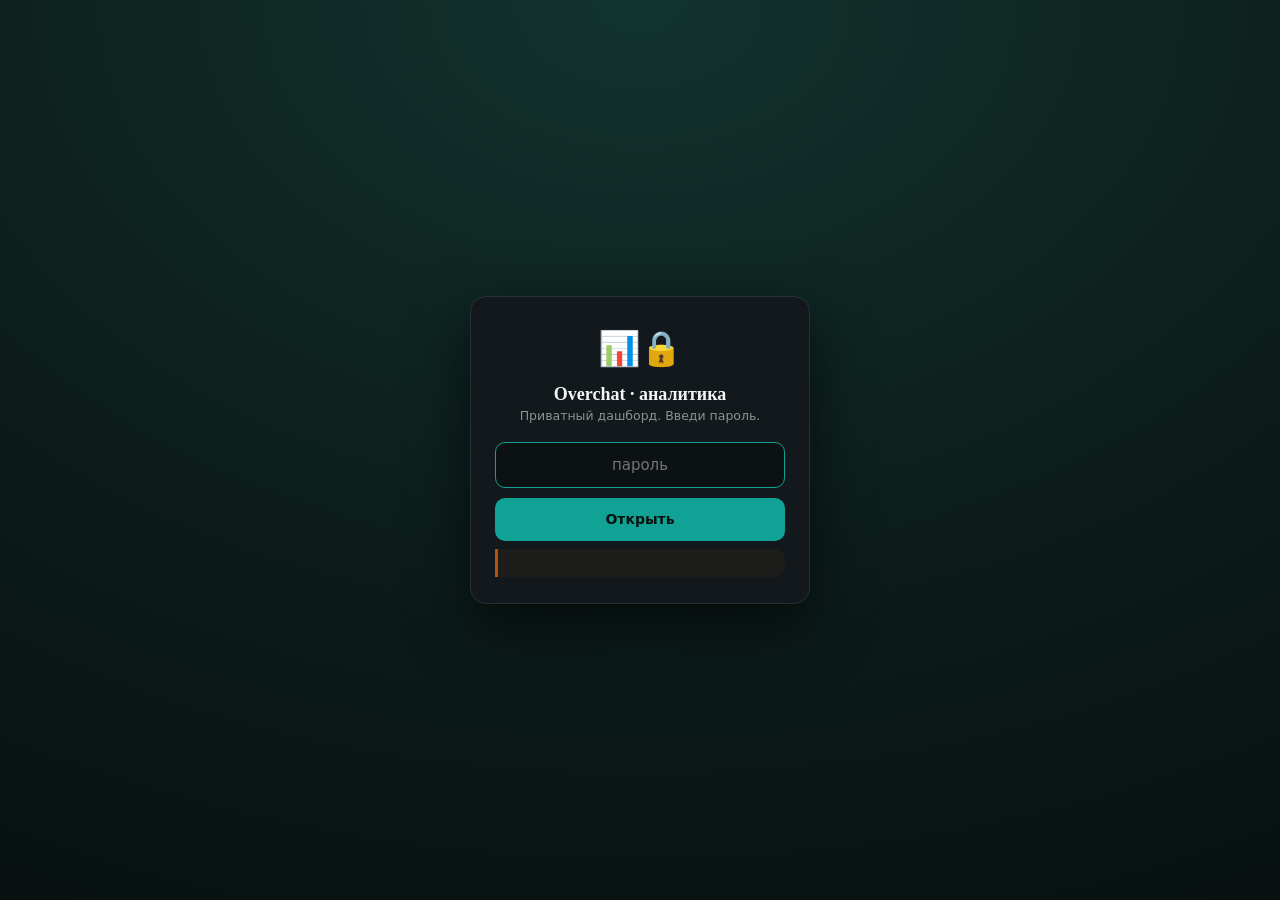
<file: dashboard/widgets.html>
<!doctype html>
<html lang="ru">
<head>
<meta charset="utf-8">
<meta name="viewport" content="width=device-width, initial-scale=1">
<title>Overchat · Виджеты</title>
<style>
  :root{
    --surface:#FBFBF9; --card:#FFFFFF; --border:#E6E8E3; --border-soft:#EFF1EC; --grid:#EDEEE9;
    --ink:#1A2320; --ink-2:#5A6662; --ink-3:#8B948F;
    --teal:#0D9488; --violet:#7B68C8; --amber:#B45309; --amber-line:#D97706;
    --band:#B4530910; --good:#15803D; --bad:#B91C1C; --goodbg:#15803D14; --badbg:#B91C1C12;
  }
  @media (prefers-color-scheme:dark){:root{
    --surface:#14181B; --card:#1C2126; --border:#2A3138; --border-soft:#232A30; --grid:#262D33;
    --ink:#E8ECEA; --ink-2:#96A19C; --ink-3:#6A756F;
    --teal:#10A395; --violet:#8F7BDF; --amber:#E8A33D; --amber-line:#E8A33D;
    --band:#E8A33D14; --good:#4ADE80; --bad:#F87171; --goodbg:#4ADE8018; --badbg:#F8717114;
  }}
  *{box-sizing:border-box}
  body{margin:0; background:var(--surface); color:var(--ink);
    font:14px/1.5 system-ui,-apple-system,"Segoe UI",Roboto,sans-serif; -webkit-font-smoothing:antialiased}
  .wrap{max-width:1060px; margin:0 auto; padding:36px 22px 64px; display:flex; flex-direction:column; gap:18px}
  .eyebrow{font-size:11px; letter-spacing:.14em; text-transform:uppercase; color:var(--ink-3); font-weight:600}
  h1{font-family:ui-serif,Georgia,serif; font-weight:600; font-size:28px; margin:6px 0 0; letter-spacing:-.01em}
  .sub{color:var(--ink-2); margin-top:6px; max-width:76ch; font-size:13.5px}
  .stamp{font-size:12px; color:var(--ink-3); margin-top:5px}
  .nav{font-size:13px; margin-top:8px}
  .nav a{color:var(--teal); text-decoration:none; font-weight:600}
  .num{font-variant-numeric:tabular-nums}
  .controls{display:flex; gap:8px; align-items:center; flex-wrap:wrap; background:var(--card);
    border:1px solid var(--border); border-radius:12px; padding:10px 14px; position:sticky; top:8px; z-index:5}
  .controls .lbl{font-size:12px; color:var(--ink-3); font-weight:600}
  .controls label{font-size:12.5px; color:var(--ink-2); display:flex; gap:5px; align-items:center}
  .controls input[type=date]{font:inherit; font-size:12.5px; color:var(--ink); background:var(--surface);
    border:1px solid var(--border); border-radius:7px; padding:3px 6px}
  .chip{font:inherit; font-size:12px; font-weight:600; color:var(--ink-2); background:var(--surface);
    border:1px solid var(--border); border-radius:99px; padding:4px 11px; cursor:pointer}
  .chip:hover{color:var(--ink)}
  .chip.on{color:var(--surface); background:var(--ink); border-color:var(--ink)}
  .controls .sep{width:1px; height:20px; background:var(--border)}
  .grid{display:grid; grid-template-columns:repeat(auto-fill,minmax(252px,1fr)); gap:12px}
  .cardw{background:var(--card); border:1px solid var(--border); border-radius:14px; padding:15px 16px 13px;
    display:flex; flex-direction:column; gap:5px; position:relative; overflow:hidden; cursor:pointer}
  .cardw:hover{border-color:var(--teal)}
  .cardw .rank{position:absolute; top:11px; right:13px; font-size:11px; color:var(--ink-3); font-weight:600}
  .cardw .nm{font-size:14.5px; font-weight:680; letter-spacing:-.005em; padding-right:26px; line-height:1.25}
  .cardw .traffic{font-size:11.5px; color:var(--ink-3); margin-bottom:4px}
  /* ПЕРВИЧНАЯ метрика — визит→покупка */
  .lbl2{font-size:10px; color:var(--ink-3); text-transform:uppercase; letter-spacing:.07em; font-weight:600}
  .hero{display:flex; align-items:baseline; gap:8px; flex-wrap:wrap}
  .hero .v{font-size:30px; font-weight:680; letter-spacing:-.02em; color:var(--teal); line-height:1}
  .purch{font-size:12px; color:var(--ink-3); margin-top:1px}
  .purch b{color:var(--ink-2); font-weight:650}
  /* ВТОРИЧНАЯ метрика — однораз→подписка, заметно мельче */
  .upgline{border-top:1px solid var(--border-soft); padding-top:9px; margin-top:6px}
  .hero2{display:flex; align-items:baseline; gap:7px; flex-wrap:wrap}
  .hero2 .v2{font-size:19px; font-weight:680; color:var(--violet); letter-spacing:-.01em; line-height:1}
  .pill{font-size:11.5px; font-weight:650; border-radius:99px; padding:2px 8px; white-space:nowrap}
  .pill.sm{font-size:10.5px; padding:1px 7px}
  .pill.up{color:var(--good); background:var(--goodbg)}
  .pill.down{color:var(--bad); background:var(--badbg)}
  .pill.flat{color:var(--ink-3); background:var(--border-soft)}
  .d{font-size:11px}
  .d.up{color:var(--good)} .d.down{color:var(--bad)} .d.flat{color:var(--ink-3)}
  .muted{color:var(--ink-3)}
  .lands{font-size:10.5px; color:var(--ink-3); white-space:nowrap; overflow:hidden; text-overflow:ellipsis}
  .err{border-left:3px solid var(--amber); background:var(--band); border-radius:0 10px 10px 0; padding:14px 18px; font-size:13.5px; color:var(--ink-2)}
  .foot{font-size:12px; color:var(--ink-3); line-height:1.6; border-top:1px solid var(--border); padding-top:14px}
  details summary{cursor:pointer; color:var(--ink-2); font-weight:600; padding:4px 0; font-size:13px}
  .othrow{display:flex; justify-content:space-between; gap:10px; font-size:12.5px; padding:4px 8px; border-bottom:1px solid var(--border-soft)}
  .othrow span:first-child{color:var(--ink)}
  .othwrap{background:var(--card); border:1px solid var(--border); border-radius:12px; padding:8px 10px; margin-top:10px;
    columns:2; column-gap:24px}
  @media (max-width:700px){ .othwrap{columns:1} }
</style>
<script src="gate.js"></script>
</head>
<body>
<div class="wrap">
  <header>
    <div class="eyebrow">Overchat · Аналитика виджетов</div>
    <h1>Виджеты по периодам</h1>
    <div class="sub">Виджет = его продукт-страница (пресеты внутри image-generator / video-generator выделены отдельными виджетами) + лендинги, чей трафик фактически приходит на этот виджет — строгий слаг-матчинг, а спорные случаи проверены по реальным переходам юзеров. Все метрики пересчитываются под выбранный период и сравниваются с предыдущим периодом той же длины.</div>
    <div class="stamp" id="stamp">загрузка…</div>
    <div class="nav"><a href="index.html">← Весь продукт по дням</a> <a href="hypotheses.html">Гипотезы и эксперименты →</a></div>
  </header>

  <div class="controls" id="controls" hidden>
    <label>с <input type="date" id="f_from"></label>
    <label>по <input type="date" id="f_to"></label>
    <button class="chip" data-days="1">День</button>
    <button class="chip on" data-days="7">7д</button>
    <button class="chip" data-days="14">14д</button>
    <button class="chip" data-days="30">30д</button>
    <button class="chip" data-days="0">Всё</button>
    <span class="sep"></span>
    <span class="lbl">Сортировка:</span>
    <button class="chip on" data-sort="conv">Конверсия</button>
    <button class="chip" data-sort="visits">Визиты</button>
    <button class="chip" data-sort="buys">Покупки</button>
    <button class="chip" data-sort="upg">Апгрейд</button>
    <button class="chip" data-sort="delta">Δ</button>
  </div>

  <div id="error"></div>

  <details class="err" style="padding:10px 18px">
    <summary style="color:var(--amber)">⚠ Находки роутинга (лендинг ведёт не туда, куда назван)</summary>
    <div style="margin-top:8px; line-height:1.7">
      • <b>ai-twek-generator</b> (лендинг твёрк-виджета): CTA с опечаткой ведёт на несуществующий /web/ai-twek-generator (404, нет буквы r) — 76–83% юзеров в итоге оседают в generic <b>ai-video-generator</b>, до твёрка доходит 2%. Сам виджет /web/ai-twerk-generator существует с 17.07 (отдельный, не пресет). Фикс на стороне лендинга: писать localStorage-ключ <code>ai_twerk_generator_funnel_data</code> и редиректить на <code>/web/ai-twerk-generator/</code>. Лендинг привязан к карточке twerk-generator — её конверсия занижена до фикса.<br>
      • <b>ai-hairstyle-changer</b> (лендинг) → 97% в <b>ai-style-analysis</b>, а не в пресет причёсок.<br>
      • <b>ai-hair-color-changer</b> (лендинг) → 55% в пресет <b>image-generator/hairstyle-changer</b>; своя страница ai-hair-color-changer почти мертва (4%).<br>
      • <b>ai-bikini-generator</b> и <b>tiktok-video-generator</b> → generic <b>video-generator</b> (своих пресетов нет).<br>
      • <b>ai-couple-photo-maker</b> — своего виджета в продукте нет: трафик размазывается (32% Nano-Banana-2, 22% image-combiner) — лежит в «без своего виджета».<br>
      • <b>ai-meme-generator</b> → 92% в Nano-Banana-2 — привязан к хабу моделей (image-models-hub).
    </div>
  </details>

  <div class="grid" id="grid"></div>

  <details id="smallwrap" hidden>
    <summary>Мелкий трафик (&lt;40 визитов/день) и виджеты без лендинга — конверсии дрожат</summary>
    <div class="grid" id="grid_small" style="margin-top:10px"></div>
  </details>

  <details id="sleepwrap" hidden>
    <summary>Спящие виджеты — ни визитов, ни покупок за выбранный период</summary>
    <div class="othwrap" id="sleep"></div>
  </details>

  <details id="othwrap_d" hidden>
    <summary>Лендинги без своего виджета (модели, витрины, размазанный трафик — конверсию не атрибуцируем)</summary>
    <div class="othwrap" id="others"></div>
  </details>

  <div class="foot" id="foot" hidden>
    <b>Методология.</b> Продукт-лист построен из ПОЛНОГО трафика /web/ (не из топов переходов), пресеты внутри
    image-generator и video-generator — отдельные виджеты (skin-enhancer, hairstyle-changer, object-removal и т.д.),
    невыделенные пресеты падают в родительский generic-виджет. Лендинги привязаны строгим слаг-матчингом, спорные —
    по фактическим переходам юзеров (порог ≥70% потока); лендинги без своего виджета вынесены в отдельный список без конверсий.
    Виджеты без лендинга (покупают из каталога) показываются с прочерком в конверсии.
    <b>Визиты</b> за период = сумма дневных уников (вернувшийся в другой день юзер считается снова).
    <b>Конверсия</b> = покупатели на продукте виджета / визиты лендингов виджета, тот же период; Δ — к предыдущему периоду той же длины, в п.п.
    <b>Однораз→подписка</b> = из юзеров, чья ПЕРВАЯ одноразка куплена на этом виджете в выбранный период, доля оформивших
    подписку; апгрейд почти всегда в тот же день (96% в первые 24ч), так что число практически финальное — падение конверсии
    в свежем периоде РЕАЛЬНОЕ, не эффект дозревания. «Нет сравнения» = в текущем или прошлом периоде меньше 10 одноразок — дельту не считаем. <b>Значимость:</b> каждая дельта проверяется статистически (конверсии — z-тест двух долей, счётчики — пуассоновский тест):
    цветное с ✓ = значимо (p&lt;0.05; ✓✓ = p&lt;0.01), серое «шум» = изменение в пределах случайности, «мало» = событий не хватает даже для теста;
    точный p-value — в подсказке при наведении. Тест-юзеры, стейдж, флуд 6–8.06 вычищены. Деньги-истина — Stripe.
    История с 01.06.2026 (раньше плоских purchase-событий не существовало).
  </div>
</div>

<script>
"use strict";
const $=id=>document.getElementById(id);
const fmt=n=>n==null?"—":n.toLocaleString("ru-RU");
let DATA=null, SORT="conv", DI={};

const sum=(arr,a,b)=>{let t=0; for(let i=a;i<=b;i++) t+=arr[i]||0; return t;};
// нормальная CDF через эрф-аппроксимацию (Abramowitz-Stegun)
function phi(z){ const t=1/(1+0.2316419*Math.abs(z));
  const d=0.3989423*Math.exp(-z*z/2);
  let pr=d*t*(0.3193815+t*(-0.3565638+t*(1.781478+t*(-1.821256+t*1.330274))));
  return z>0?1-pr:pr; }
// z-тест двух долей: {tested, sig, p}
function sigProp(x1,n1,x2,n2){
  if(n1<1||n2<1) return {tested:false};
  if(x1+x2<5) return {tested:false, small:true};
  const p1=x1/n1, p2=x2/n2, pp=(x1+x2)/(n1+n2);
  const se=Math.sqrt(pp*(1-pp)*(1/n1+1/n2));
  if(se===0) return {tested:false};
  const z=(p1-p2)/se, pv=2*(1-phi(Math.abs(z)));
  return {tested:true, sig:pv<0.05, strong:pv<0.01, p:pv};
}
// тест двух счётчиков (Пуассон-аппроксимация)
function sigCount(c1,c2){
  if(c1+c2<5) return {tested:false, small:true};
  const z=(c1-c2)/Math.sqrt(c1+c2), pv=2*(1-phi(Math.abs(z)));
  return {tested:true, sig:pv<0.05, strong:pv<0.01, p:pv};
}
const pstr=s=>s.tested?("p="+(s.p<0.001?"<0.001":s.p.toFixed(3))):"";
function pct(a,b){ return b>0 ? a/b*100 : null; }

function agg(w, a, b){
  const r = { visits:sum(w.v,a,b), buys:sum(w.b,a,b), ot:sum(w.o,a,b), sub:sum(w.s,a,b) };
  r.coh = sum(w.c,a,b);          // когорта первых одноразок за период (все дни, без цензуры)
  r.upgNow = sum(w.w||w.u,a,b);  // апгрейдов К СЕГОДНЯ (свежие дорастут)
  r.conv = pct(r.buys, r.visits);
  return r;
}
function pill(d, unit, dec, sg){
  if(d==null) return `<span class="pill flat" title="в текущем или прошлом периоде меньше 10 событий базы — сравнивать не с чем">нет сравнения</span>`;
  const dir = Math.abs(d)<(unit==="п.п."?0.05:0.5) ? "flat" : (d>0?"up":"down");
  const arrow = dir==="flat" ? "≈" : (d>0?"▲":"▼");
  const val = `${arrow} ${d>0?"+":""}${d.toFixed(dec)} ${unit}`;
  if(!sg || !sg.tested)
    return `<span class="pill flat" title="слишком мало событий для теста">${val}${sg&&sg.small?" · мало":""}</span>`;
  if(!sg.sig)
    return `<span class="pill flat" title="${pstr(sg)} — в пределах шума">${val} · шум</span>`;
  return `<span class="pill ${dir}" title="${pstr(sg)} — статистически значимо">${val}${sg.strong?" ✓✓":" ✓"}</span>`;
}
function dspan(d, unit, dec, sg){
  if(d==null) return `<span class="d flat">—</span>`;
  const dir = Math.abs(d)<(unit==="п.п."?0.05:0.5) ? "flat" : (d>0?"up":"down");
  const val = `${d>0?"+":""}${d.toFixed(dec)}${unit}`;
  if(!sg) return `<span class="d ${dir}">${val}</span>`;
  if(!sg.tested) return `<span class="d flat" title="мало событий для теста">${val}</span>`;
  if(!sg.sig) return `<span class="d flat" title="${pstr(sg)} — шум">${val}</span>`;
  return `<span class="d ${dir}" title="${pstr(sg)} — значимо">${val} ✓</span>`;
}
function card(w, cur, prv, rank, maxConv, maxUpg, days){
  const convS = cur.conv==null ? "—" : cur.conv.toFixed(2)+"%";
  const dconv = (cur.conv!=null && prv.conv!=null) ? cur.conv-prv.conv : null;
  const dvis  = prv.visits>0 ? (cur.visits-prv.visits)/prv.visits*100 : null;
  const sgConv = sigProp(cur.buys, cur.visits, prv.buys, prv.visits);
  const sgVis  = sigCount(cur.visits, prv.visits);
  const sgBuys = sigCount(cur.buys, prv.buys);
  const curUpg = pct(cur.upgNow, cur.coh), prvUpg = pct(prv.upgNow, prv.coh);
  let upgHtml;
  if (cur.coh===0) upgHtml = `<div class="lbl2">однораз → подписка</div>
    <div class="hero2"><span class="v2 num muted">—</span><span class="muted" style="font-size:11.5px">нет одноразок за период</span></div>`;
  else {
    const dupg = (curUpg!=null && prvUpg!=null && prv.coh>=10 && cur.coh>=10) ? curUpg-prvUpg : null;
    const sgUpg = sigProp(cur.upgNow, cur.coh, prv.upgNow, prv.coh);
    upgHtml = `<div class="lbl2">однораз → подписка</div>`
      + `<div class="hero2"><span class="v2 num">${curUpg.toFixed(1)}%</span>${pill(dupg,"п.п.",1,sgUpg).replace('class="pill','class="pill sm')}`
      + `<span class="muted num" style="font-size:11px">${cur.upgNow}/${cur.coh}</span></div>`;
  }
  const noLand = !w.landings.length;
  const trafficHtml = noLand
    ? `<span class="muted">без лендинга · вход из каталога/продукта</span>`
    : `${fmt(cur.visits)} визитов за ${days} дн ${dspan(dvis,"%",0,sgVis)}`;
  const heroHtml = noLand
    ? `<span class="v num muted" style="font-size:22px">—</span>`
    : `<span class="v num">${convS}</span>${pill(dconv,"п.п.",2,sgConv)}`;
  return `<div class="cardw" data-key="${encodeURIComponent(w.key)}" title="открыть аналитику виджета">
    <div class="rank num">#${rank}</div>
    <div class="nm">${w.name}</div>
    <div class="traffic num">${trafficHtml}</div>
    <div class="lbl2">визит → покупка</div>
    <div class="hero">${heroHtml}</div>
    <div class="purch num">покупок: <b>${fmt(cur.buys)}</b> <span class="muted">(${fmt(cur.ot)}р / ${fmt(cur.sub)}п)</span></div>
    <div class="upgline">${upgHtml}</div>
  </div>`;
}
function render(){
  const from=$("f_from").value, to=$("f_to").value;
  const a=DI[from], b=DI[to];
  if(a==null||b==null||a>b) return;
  const days=b-a+1;
  const pa=Math.max(0,a-days), pb=a-1;
  const hasPrev = pb>=pa && pb>=0;

  document.querySelectorAll(".chip[data-days]").forEach(c=>{
    const d=+c.dataset.days;
    c.classList.toggle("on", (d===0 && a===0 && b===DATA.dates.length-1) || (d>0 && days===d && b===DATA.dates.length-1));
  });

  const all = DATA.widgets.map(w=>{
    const cur=agg(w,a,b);
    const prv=hasPrev?agg(w,pa,pb):{visits:0,buys:0,ot:0,sub:0,coh:0,upgNow:0,conv:null};
    return {w,cur,prv};
  });
  const items = all.filter(x=>x.cur.visits>0 || x.cur.buys>0 || x.cur.coh>0);
  const sleeping = all.filter(x=>!(x.cur.visits>0 || x.cur.buys>0 || x.cur.coh>0));
  const thr = 40*days;
  const big=items.filter(x=>x.cur.visits>=thr), small=items.filter(x=>x.cur.visits<thr);
  const key={
    conv:x=>x.cur.conv??-1, visits:x=>x.cur.visits, buys:x=>x.cur.buys,
    upg:x=>(x.cur.coh>=10? pct(x.cur.upgNow,x.cur.coh) : -1),
    delta:x=>((x.cur.conv!=null&&x.prv.conv!=null)?x.cur.conv-x.prv.conv:-999)
  }[SORT];
  big.sort((x,y)=>key(y)-key(x)); small.sort((x,y)=>key(y)-key(x));
  const maxConv=Math.max(0,...big.map(x=>x.cur.conv||0));
  const maxUpg=Math.max(0,...items.map(x=>x.cur.coh>0?(pct(x.cur.upgNow,x.cur.coh)||0):0));
  $("grid").innerHTML=big.map((x,i)=>card(x.w,x.cur,x.prv,i+1,maxConv,maxUpg,days)).join("");
  $("grid_small").innerHTML=small.map((x,i)=>card(x.w,x.cur,x.prv,i+1,maxConv,maxUpg,days)).join("");
  $("smallwrap").hidden=!small.length;

  $("sleep").innerHTML=sleeping.map(x=>`<div class="othrow"><span>${x.w.name}</span><span class="muted">${x.w.landings.length?x.w.landings.join(', '):'без лендинга'}</span></div>`).join("");
  $("sleepwrap").hidden=!sleeping.length;

  const oth=DATA.others.map(o=>({slug:o.slug, v:sum(o.v,a,b), vp:hasPrev?sum(o.v,pa,pb):0}))
    .filter(o=>o.v>0).sort((x,y)=>y.v-x.v);
  $("others").innerHTML=oth.map(o=>{
    const d=o.vp>0?(o.v-o.vp)/o.vp*100:null;
    return `<div class="othrow"><span>${o.slug}</span><span class="num">${fmt(o.v)} ${dspan(d,"%",0)}</span></div>`;
  }).join("");
  $("othwrap_d").hidden=!oth.length;

  const f=s=>s.slice(5).split("-").reverse().join(".");
  $("stamp").textContent=`Период ${f(from)}–${f(to)} (${days} дн) vs предыдущие ${days} дн · обновляется ежедневно`;
}
function setRange(fromIso,toIso){ $("f_from").value=fromIso; $("f_to").value=toIso; render(); }

document.addEventListener("click",e=>{
  const cw=e.target.closest(".cardw");
  if(cw && cw.dataset.key){ location.href="widget.html?w="+cw.dataset.key; return; }
  const c=e.target.closest(".chip"); if(!c) return;
  if(c.dataset.sort){ SORT=c.dataset.sort;
    document.querySelectorAll(".chip[data-sort]").forEach(x=>x.classList.toggle("on",x===c));
    render(); return; }
  const d=+c.dataset.days, last=DATA.dates[DATA.dates.length-1];
  if(d===0) setRange(DATA.dates[0], last);
  else setRange(DATA.dates[Math.max(0,DATA.dates.length-d)], last);
});
(async()=>{
  try{
    const r=await fetch("data/widgets_daily.json",{cache:"no-store"});
    if(!r.ok) throw new Error("HTTP "+r.status);
    DATA=await r.json();
    DI=Object.fromEntries(DATA.dates.map((d,i)=>[d,i]));
    const last=DATA.dates[DATA.dates.length-1];
    $("f_from").min=DATA.dates[0]; $("f_from").max=last;
    $("f_to").min=DATA.dates[0]; $("f_to").max=last;
    $("f_from").addEventListener("change",render);
    $("f_to").addEventListener("change",render);
    ["controls","foot"].forEach(id=>$(id).hidden=false);
    setRange(DATA.dates[Math.max(0,DATA.dates.length-7)], last);
  }catch(err){
    $("stamp").textContent="";
    $("error").innerHTML=`<div class="err"><b>Не смог загрузить данные</b> (${err.message}). Файл data/widgets_daily.json обновляется ежедневным Apps Script.</div>`;
  }
})();
</script>
</body>
</html>
</file>
<file: general.css>
h1, h2, h3 {
  margin:0px;
}
</file>
<file: styles.css>
.body {
  background-color: black;
  color: white;
  font-family: "Inter", serif;
  font-style: normal;
  padding-left:  clamp(2.5rem, 1.6197rem + 3.7559vw, 5rem);
  padding-right: clamp(2.5rem, 1.6197rem + 3.7559vw, 5rem);
}

.header {
  padding-top: clamp(1.75rem, 1.1338rem + 2.6291vw, 3.5rem); 
  padding-bottom: clamp(1.75rem, 1.1338rem + 2.6291vw, 3.5rem); 
  display: grid;
  grid-template-columns: 18vw 1fr 15vw;
  align-items: center;
}


.logo{
  display: flex;
  justify-content: space-between;
}

.logo_icon {
  width: 56px;
  height: 56px;
  background: #EFEFEF;
  box-shadow: 24px -20px 56px rgba(0, 0, 0, 0.05);
  border-radius: 16px;
  background-image: url(./pictures/logo.svg);
  background-position: 50%;
  background-repeat: no-repeat;
  background-size: 80%;
}

.logo_label{
  width: clamp(1.75rem, -1.7271rem + 14.8357vw, 11.625rem);
  height: 56px;
  background: #222222;
  box-shadow: 24px -20px 56px rgba(0, 0, 0, 0.05);
  border-radius: 16px;
  display: flex;
  justify-content: center;
  align-items: center;
}

.logo_label_text{
  font-size: 14px;
  display: block;
  font-weight: 500;
  font-family: 'Inter', serif;
  line-height: 125%;
  letter-spacing: -0.01em;
  opacity: 0.5;
}

.header__menu{
  display: flex;
  gap: 40px;
  align-self: center;
  padding-inline-start: 0px;
  justify-content: center;
}

.header__menu_wrapper{
  justify-content: center;
}

.header__menu-item{
  list-style: none;
  color: white;
}

.header__menu-link{
  color: white;
  text-decoration: none;
  font-size: 16px;
  font-weight: 500;
  font-family: 'Inter', serif;
  line-height: 125%;
  letter-spacing: -0.01em;
  white-space: nowrap;
}

.header__button{
  padding: 16px 40px;
  background: #F5E876;
  border-radius: 16px;
  border: none;
  max-height: 56px;
}

.header__button-text{
  font-weight: 600;
  font-size: 20px;
  line-height: 24px;
  letter-spacing: -0.03em;
  color: #000000;
}

.cover{
  margin: auto;
  position: relative;
}

.cover__content{
  display: flex;
  flex-direction: column;
  justify-content: center;
}

.cover__content-title{
  font-weight: 600;
  font-size: 72px;
  line-height: 111%;
  text-align: center;
  letter-spacing: -0.04em;
  padding-top: 71px;
  padding-bottom: 40px;
  white-space: nowrap;
}

.cover__content-title-letter{
  position: relative;
  display: inline-block;
  
}

.leaves-svg {
  position: absolute;
  width: 50px;  
  height: auto;
  top: 3px;  
  left: 8px;
}



.leaf_frame-1,
.leaf_frame-2,
.leaf_frame-3,
.leaf_frame-4 {
  position: absolute;
  opacity: 0;
}

/* Анимация для группы 1 */
@keyframes glow1 {
  0%   { opacity: 0; }
  20%  { opacity: 1; } /* плавное появление до 600мс */
  90%  { opacity: 1; }
  100% { opacity: 0; } /* быстрое гашение */
}

/* Анимация для группы 2 */
@keyframes glow2 {
  0%   { opacity: 0; }
  20%  { opacity: 0; } /* до 600мс невидима */
  40%  { opacity: 1; } /* плавно появляется к 1.2с */
  90%  { opacity: 1; }
  100% { opacity: 0; }
}

/* Анимация для группы 3 */
@keyframes glow3 {
  0%   { opacity: 0; }
  40%  { opacity: 0; } /* до 1.2с невидима */
  60%  { opacity: 1; } /* появляется к 1.8с */
  90%  { opacity: 1; }
  100% { opacity: 0; }
}

/* Анимация для группы 4 */
@keyframes glow4 {
  0%   { opacity: 0; }
  60%  { opacity: 0; } /* до 1.8с невидима */
  80%  { opacity: 1; } /* появляется к 2.4с */
  90%  { opacity: 1; }
  100% { opacity: 0; }
}


/* Анимация для группы 4 */
@keyframes glow5 {
  0%   { opacity: 0; }
  60%  { opacity: 0; } /* до 1.8с невидима */
  80%  { opacity: 1; } /* появляется к 2.4с */
  90%  { opacity: 1; }
  100% { opacity: 0; }
}



/* Применяем анимации к соответствующим группам */
.leaf_frame-1 { animation: glow1 2s infinite; }
.leaf_frame-2 { animation: glow2 2s infinite; }
.leaf_frame-3 { animation: glow3 2s infinite; }
.leaf_frame-4 { animation: glow4 2s infinite; }


.cover__content-subtitle{
  font-family: 'Inter';
  font-style: normal;
  font-weight: 600;
  font-size: 20px;
  line-height: 120%;
  text-align: center;
  letter-spacing: -0.02em;
  color: #969696;
  padding-bottom: 96px;
}

.cover__button{
  padding: 16px 40px;
  background: #FFFFFF;
  border-radius: 16px;
  font-weight: 600;
  font-size: 20px;
  line-height: 120%;
  letter-spacing: -0.03em;
  color: #000000;
  border: none;
  width: 148px;
  margin: 0 auto;
}
.cover-photo{
  position: absolute;
  box-shadow: 12px 32px 80px -20px rgba(0, 0, 0, 0.12);
  border-radius: 24px;
  object-fit: cover;
  animation: float 3s ease-in-out infinite; 
}

@keyframes float {
  0% {
    transform: translateY(0);
  }
  50% {
    transform: translateY(-10px);
  }
  100% {
    transform: translateY(0);
  }
}

.cover-photo_money{
  left: clamp(1.75rem, -2.3433rem + 17.4648vw, 13.375rem);
  top: 7px;
  width: 96px;
  height: 96px;
}

.cover-photo_garlic{
  left: 0px;
  top: 190px;
  width: 164px;
  height: 164px;  
}

.cover-photo_gym{
  width: 132px;
  height: 132px;
  right: 8%;
  top: 55px;
}

.cover-photo_friends{
  width: 196px;
  height: 196px;
  left: 176px;
  top: 459px;
  border-radius: 32px;
}

.cover-photo_food{
  width: 264px;
  height: 264px;
  right: 83px;
  top: 367px;
  border-radius: 40px;
}

@media (max-width: 1150px) {
  .cover-photo_money{
  width: clamp(3.125rem, -1.0216rem + 8.6387vw, 5.1875rem);
  height: clamp(3.125rem, -1.0216rem + 8.6387vw, 5.1875rem);
  border-radius: 24px;
  }
  
  .cover-photo_garlic{
  width: clamp(5.0625rem, -2.6024rem + 15.9686vw, 8.875rem);
  height: clamp(5.0625rem, -2.6024rem + 15.9686vw, 8.875rem);
  top: 230px;
  border-radius: 32px;
  }
  
  .cover-photo_gym{
    width:  clamp(4.3125rem, -1.342rem + 11.7801vw, 7.125rem);
    height: clamp(4.3125rem, -1.342rem + 11.7801vw, 7.125rem);
    right: 0px;
  }
  
  .cover-photo_friends{
    width: clamp(6.375rem, -2.0438rem + 17.5393vw, 10.5625rem);
    height: clamp(6.375rem, -2.0438rem + 17.5393vw, 10.5625rem);
    left: 136px;
  }
  
  .cover-photo_food{
    width:  clamp(8.6875rem, -2.4957rem + 23.2984vw, 14.25rem);
    height: clamp(8.6875rem, -2.4957rem + 23.2984vw, 14.25rem);
    right: 40px;

  }

  .header__button{
    display: none;
  }

  .logo_label{
    display: none;
  }
}


@media (max-width: 800px) {
  .cover-photo{
    display: none;
  }

  .header{
    padding-top: 40px;
  }

  .cover__content-title{
    font-size: 56px;
  }

  .leaves-svg {
    top: -10px;  
    left: -10px;
  }

  .cover__content-subtitle{
    font-size: 18px;
  }

  .cover__button {
    font-size: 20px;
  }
  .header__menu-item:last-child .header__menu-link {
    display: none;
  }

  .header__menu {
    gap:30px;
  }

  .logo_icon {
    width: 45px;
    height: 45px;
    border-radius: 16px;
  }
}


@media (max-width: 800px) {
  .header__menu{
    gap: 20px;
  }

  .header__menu-link{
    font-size: 14px;
  }


  .cover__content-title{
    font-size: 40px;
  }

  .cover__content-subtitle{
    font-size: 16px;
  }

  .cover__button {
    font-size: 16px;
  }
}


@media (max-width: 400px) {
  .header__menu{
    gap: 15px;
  }

  .header__menu-link{
    font-size: 10px;
  }

  .logo_icon {
    width: 40px;
    height: 40px;
    border-radius: 16px;
  }
}
</file>
